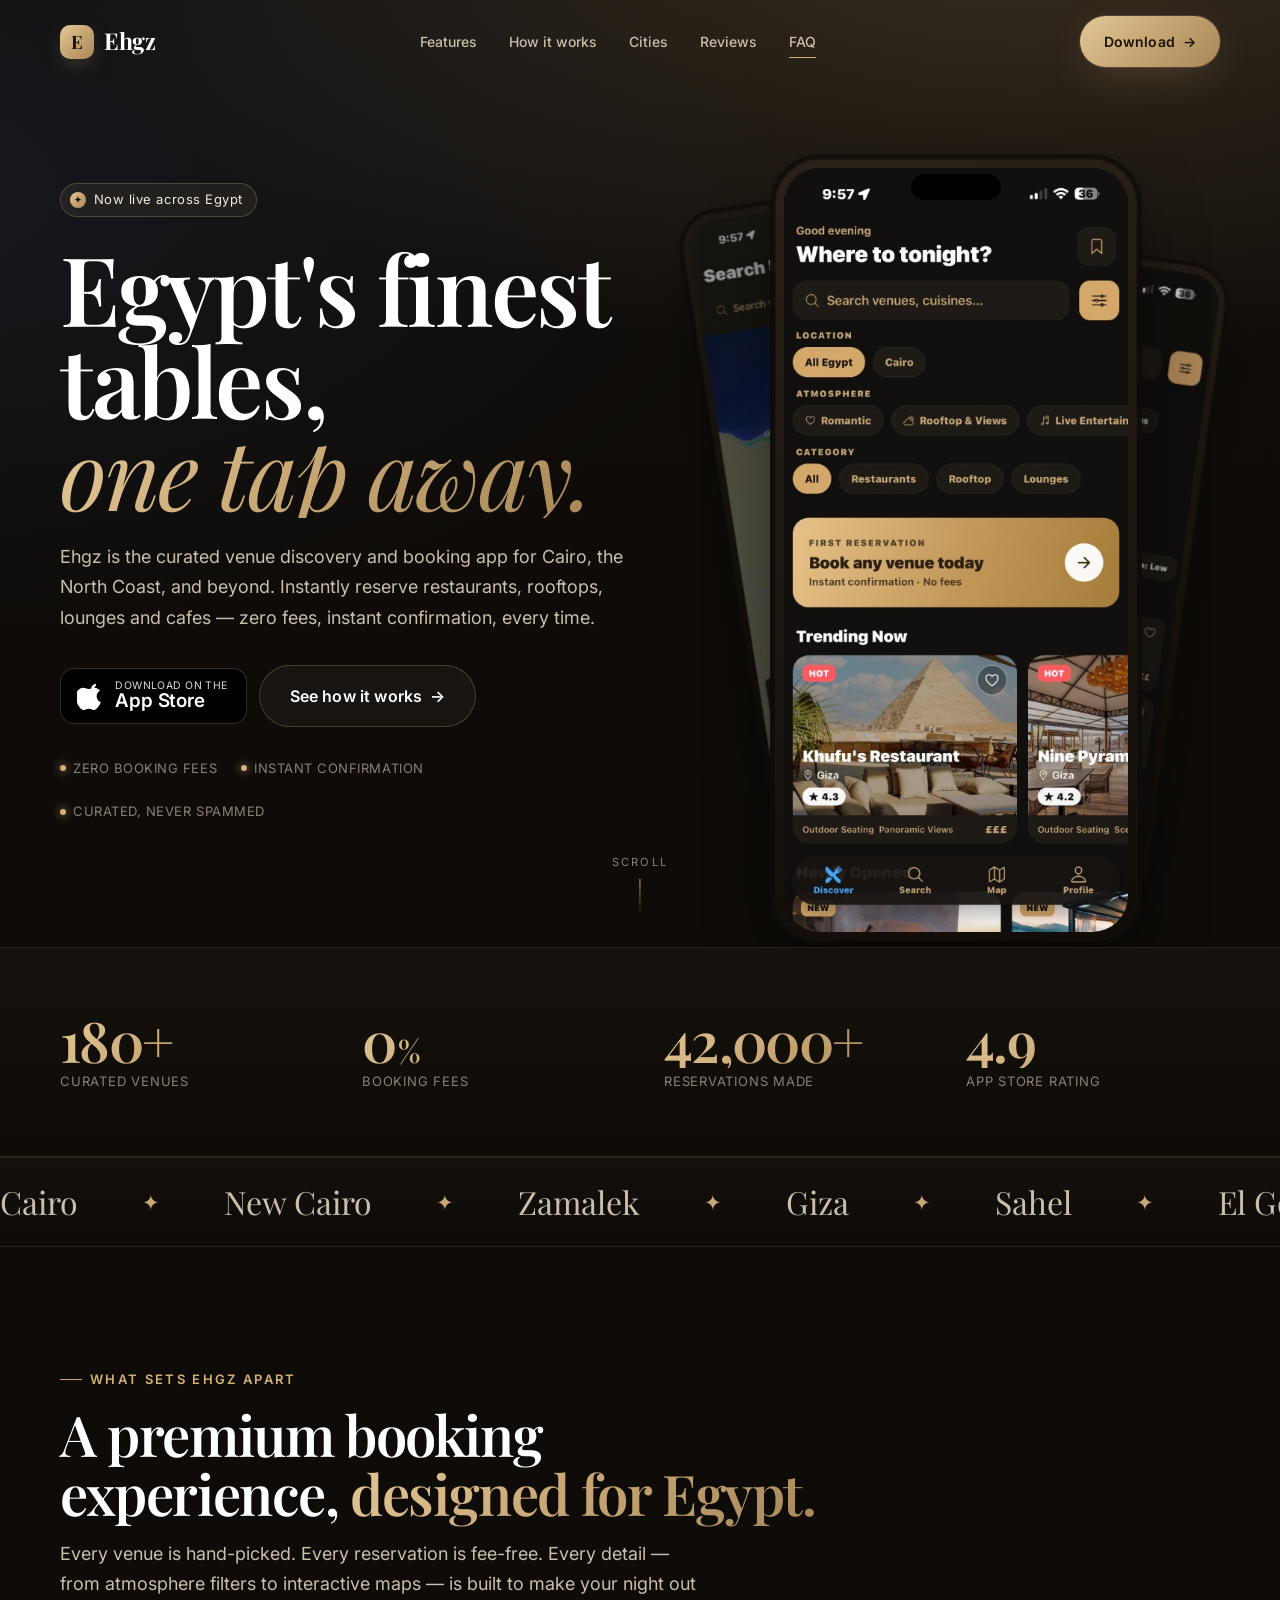
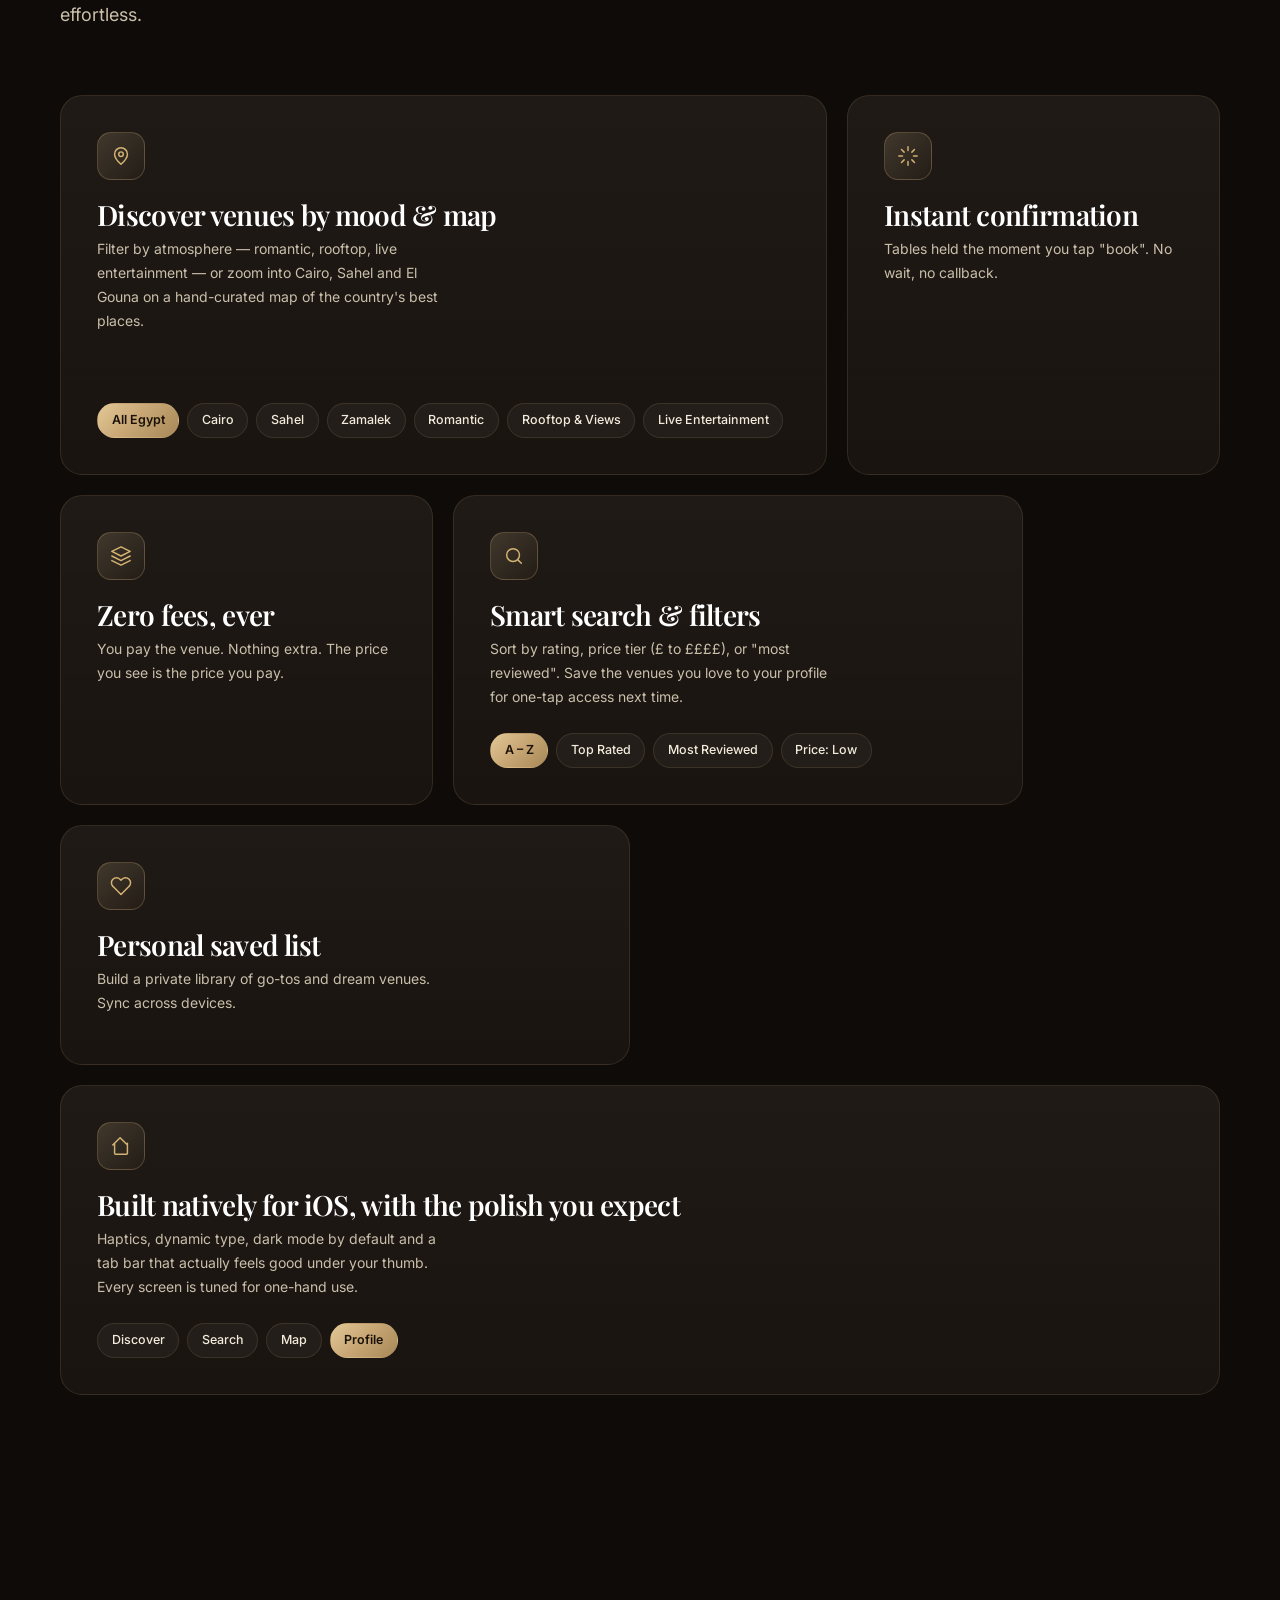
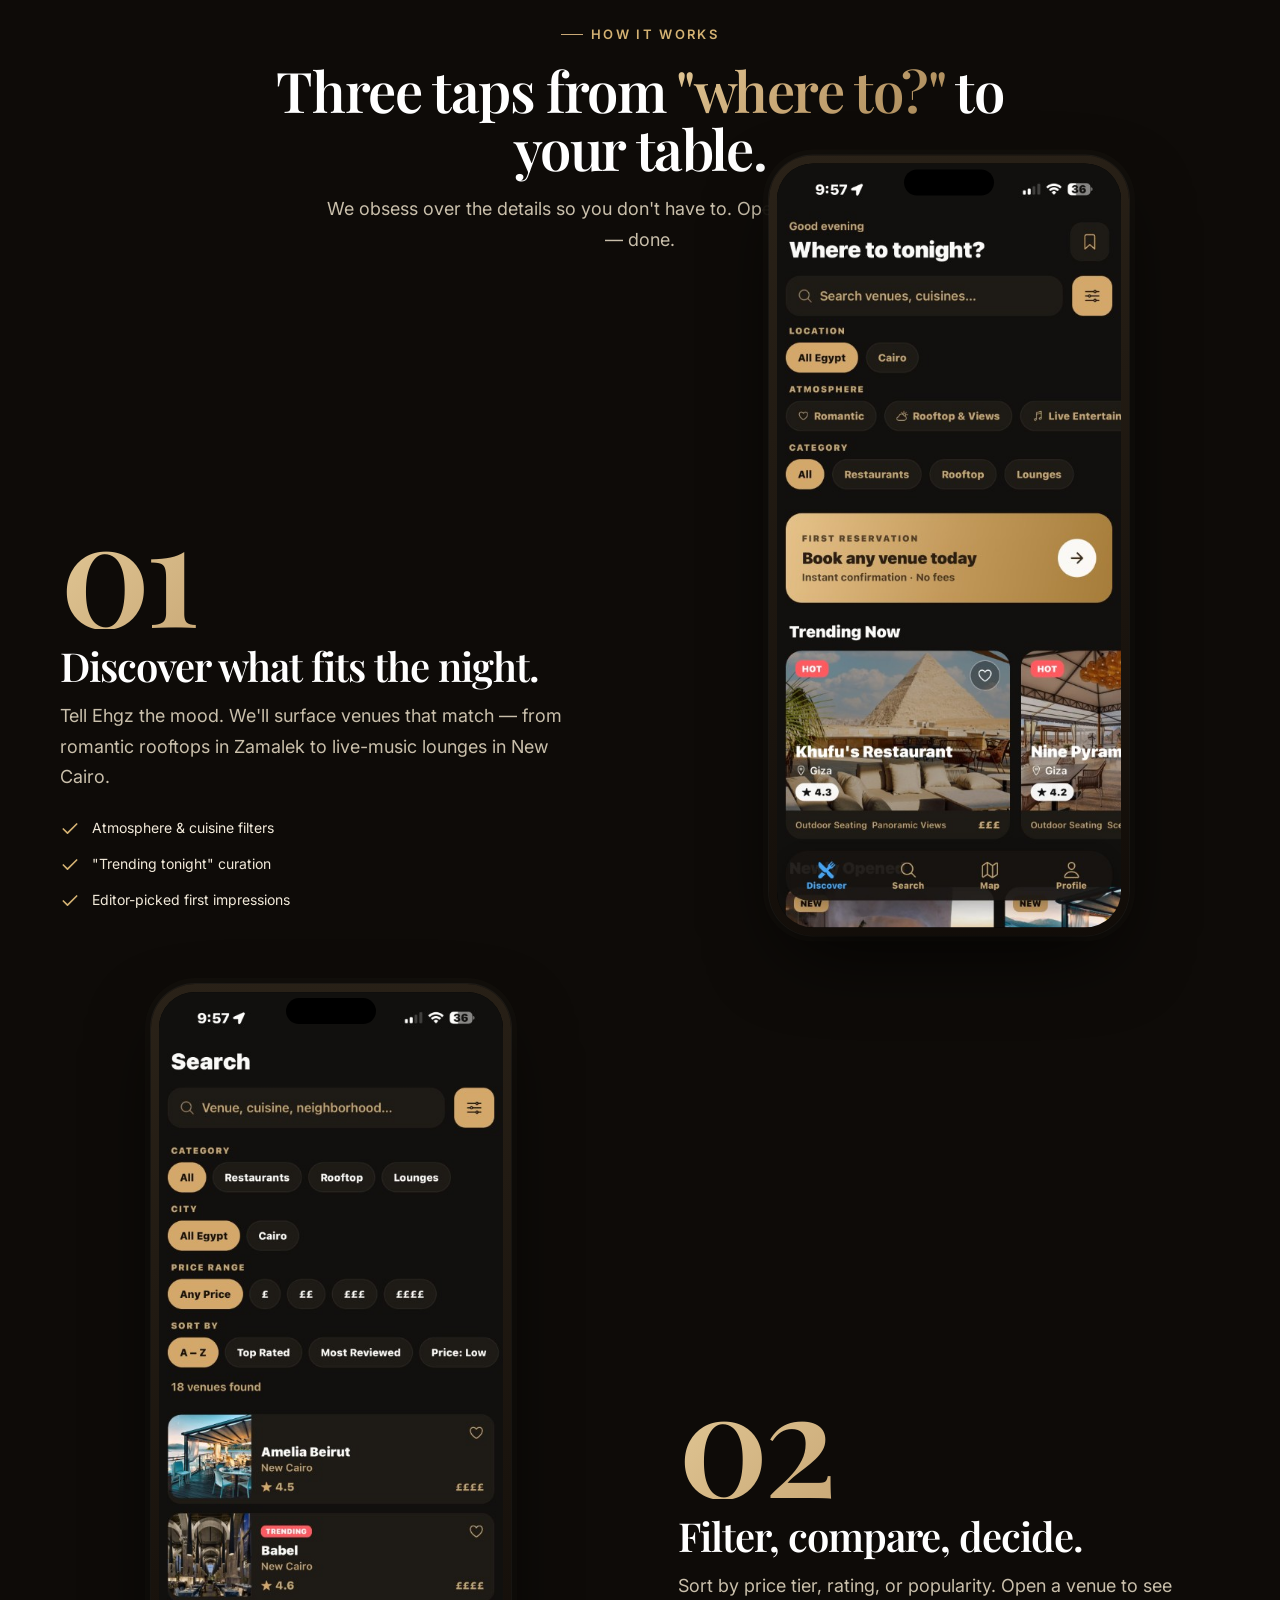
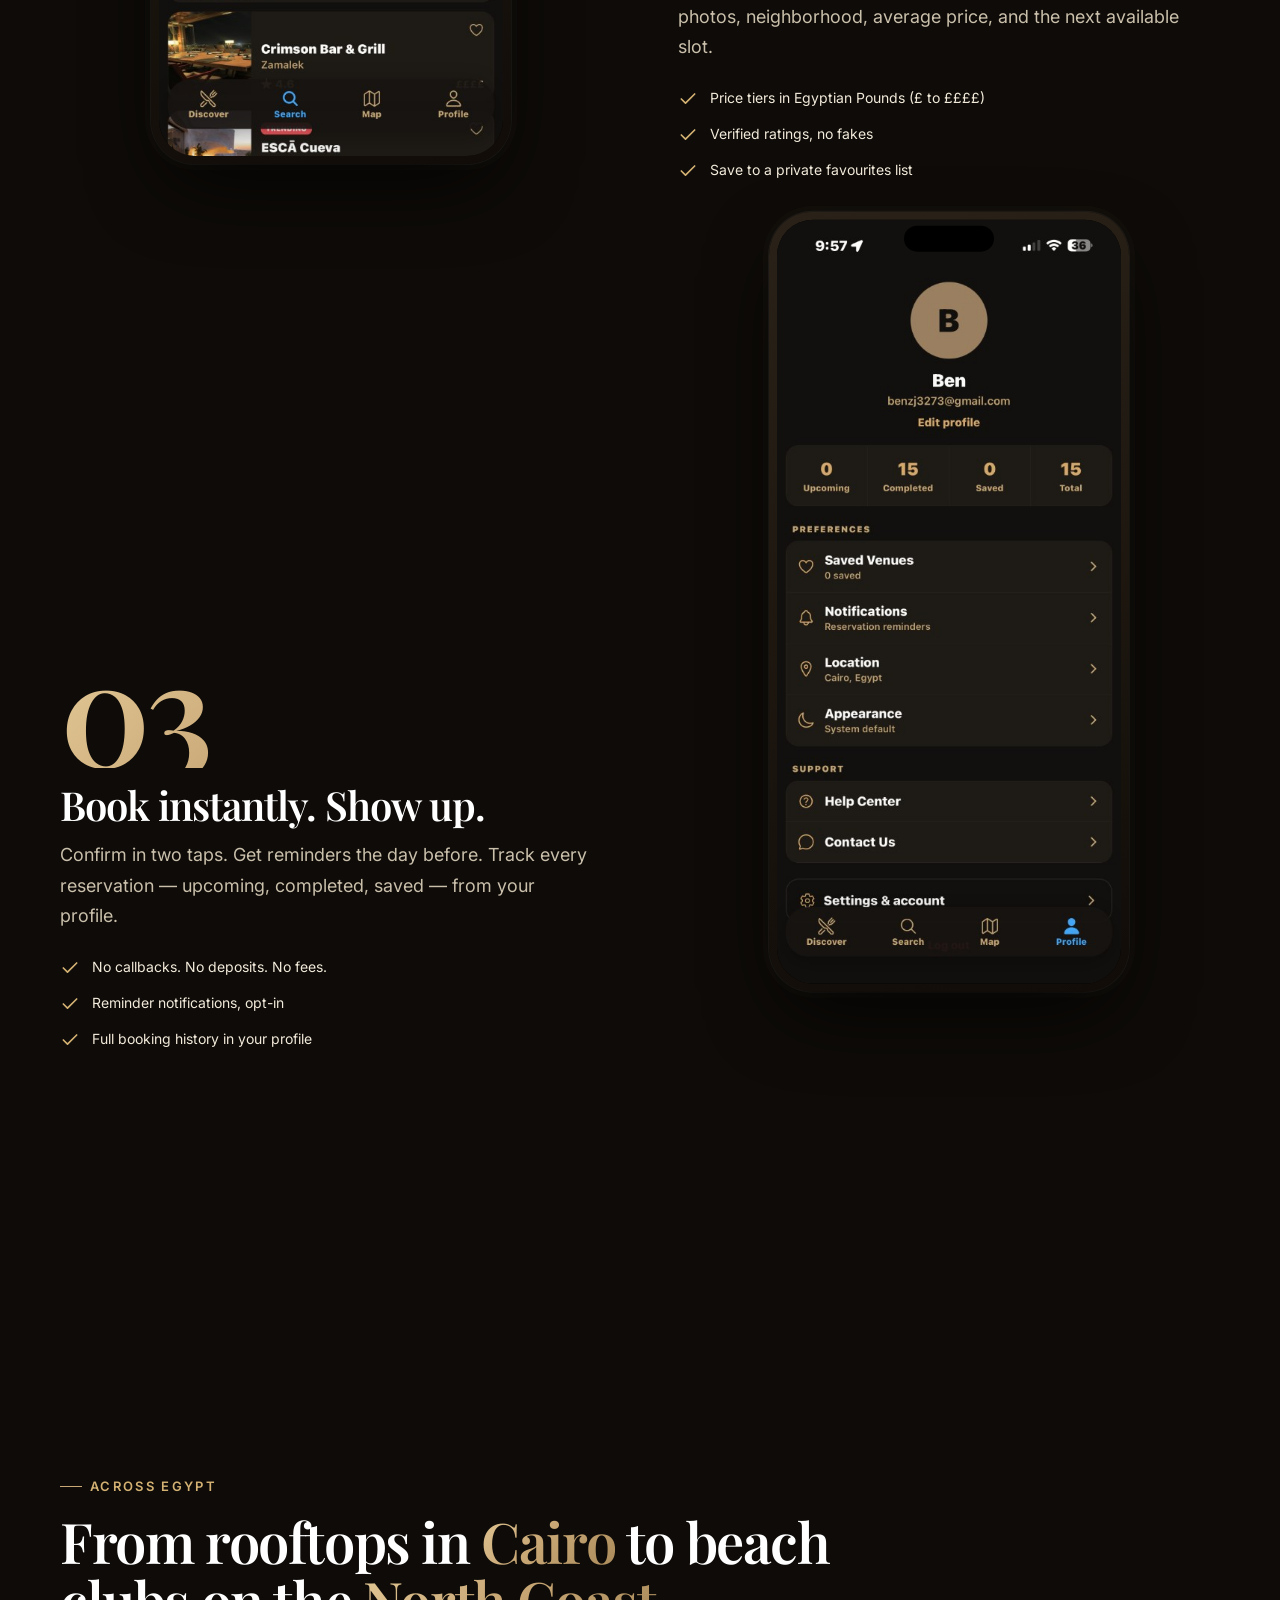
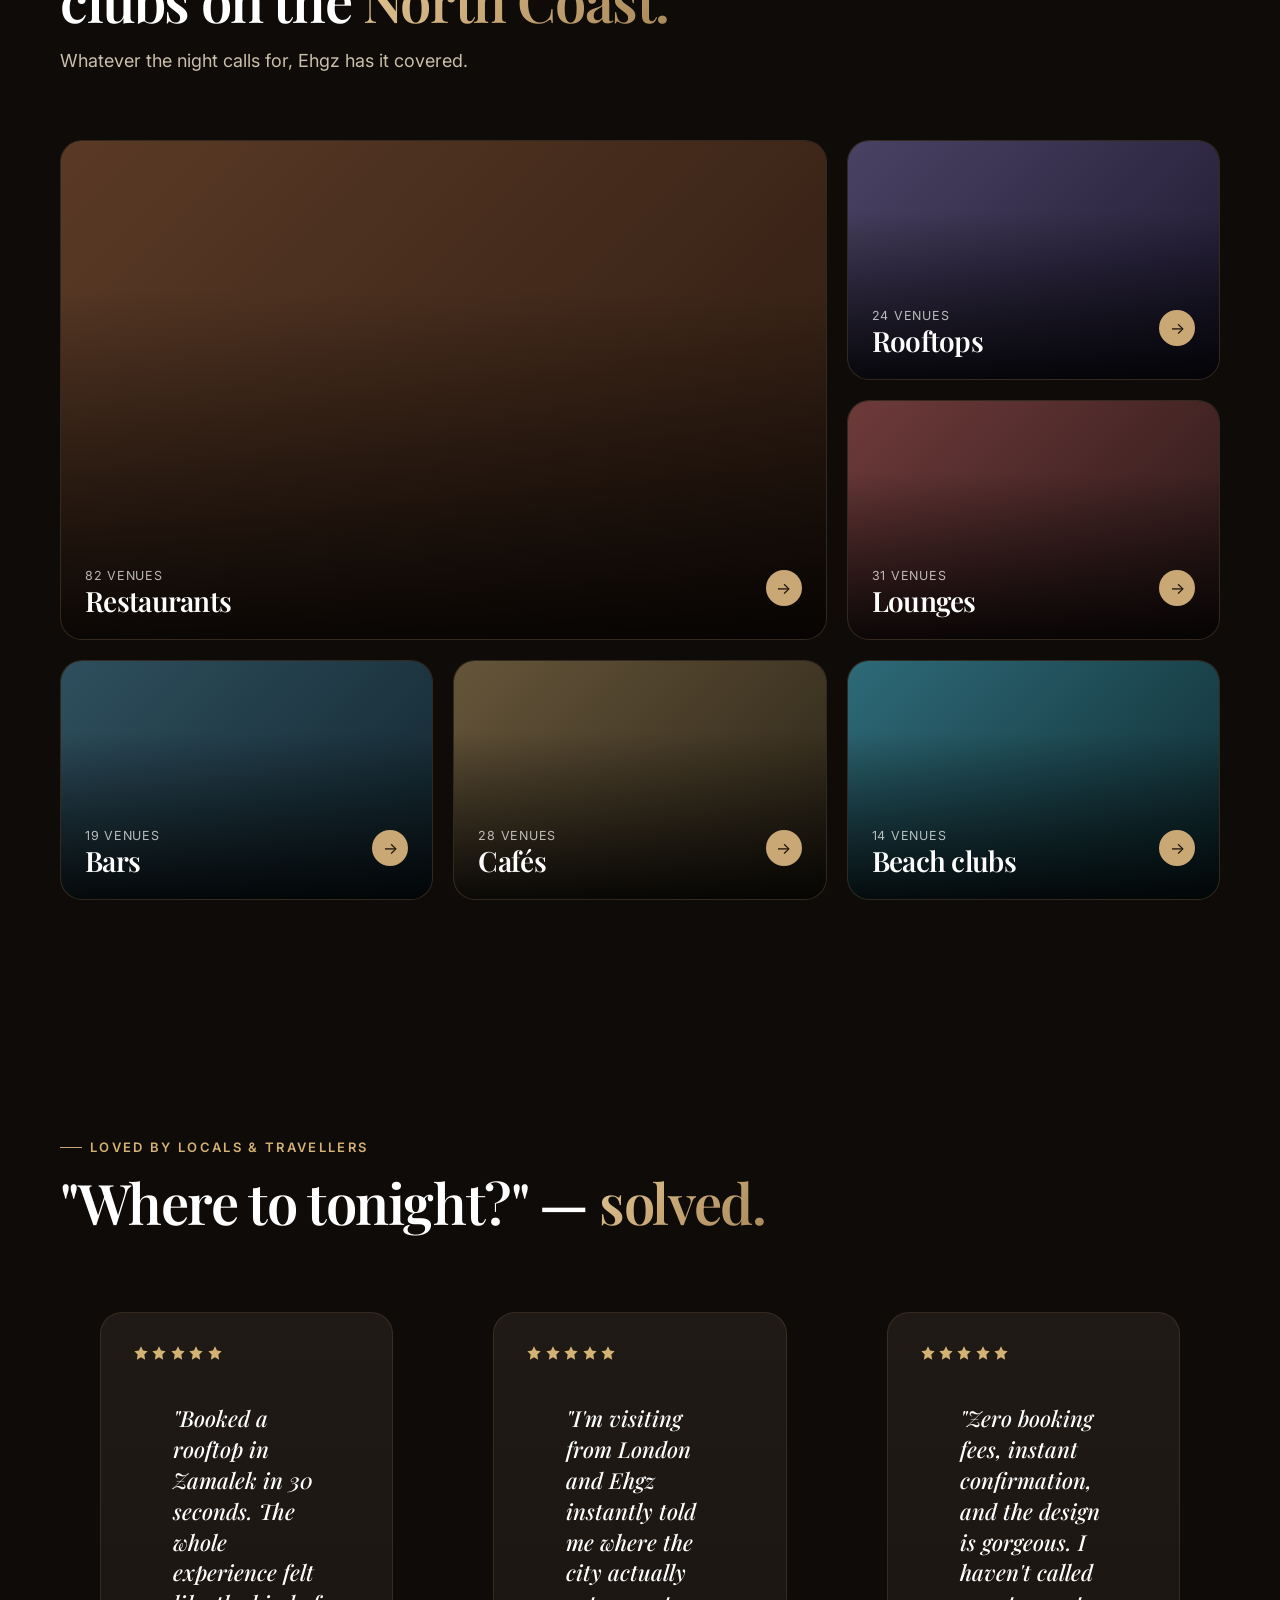
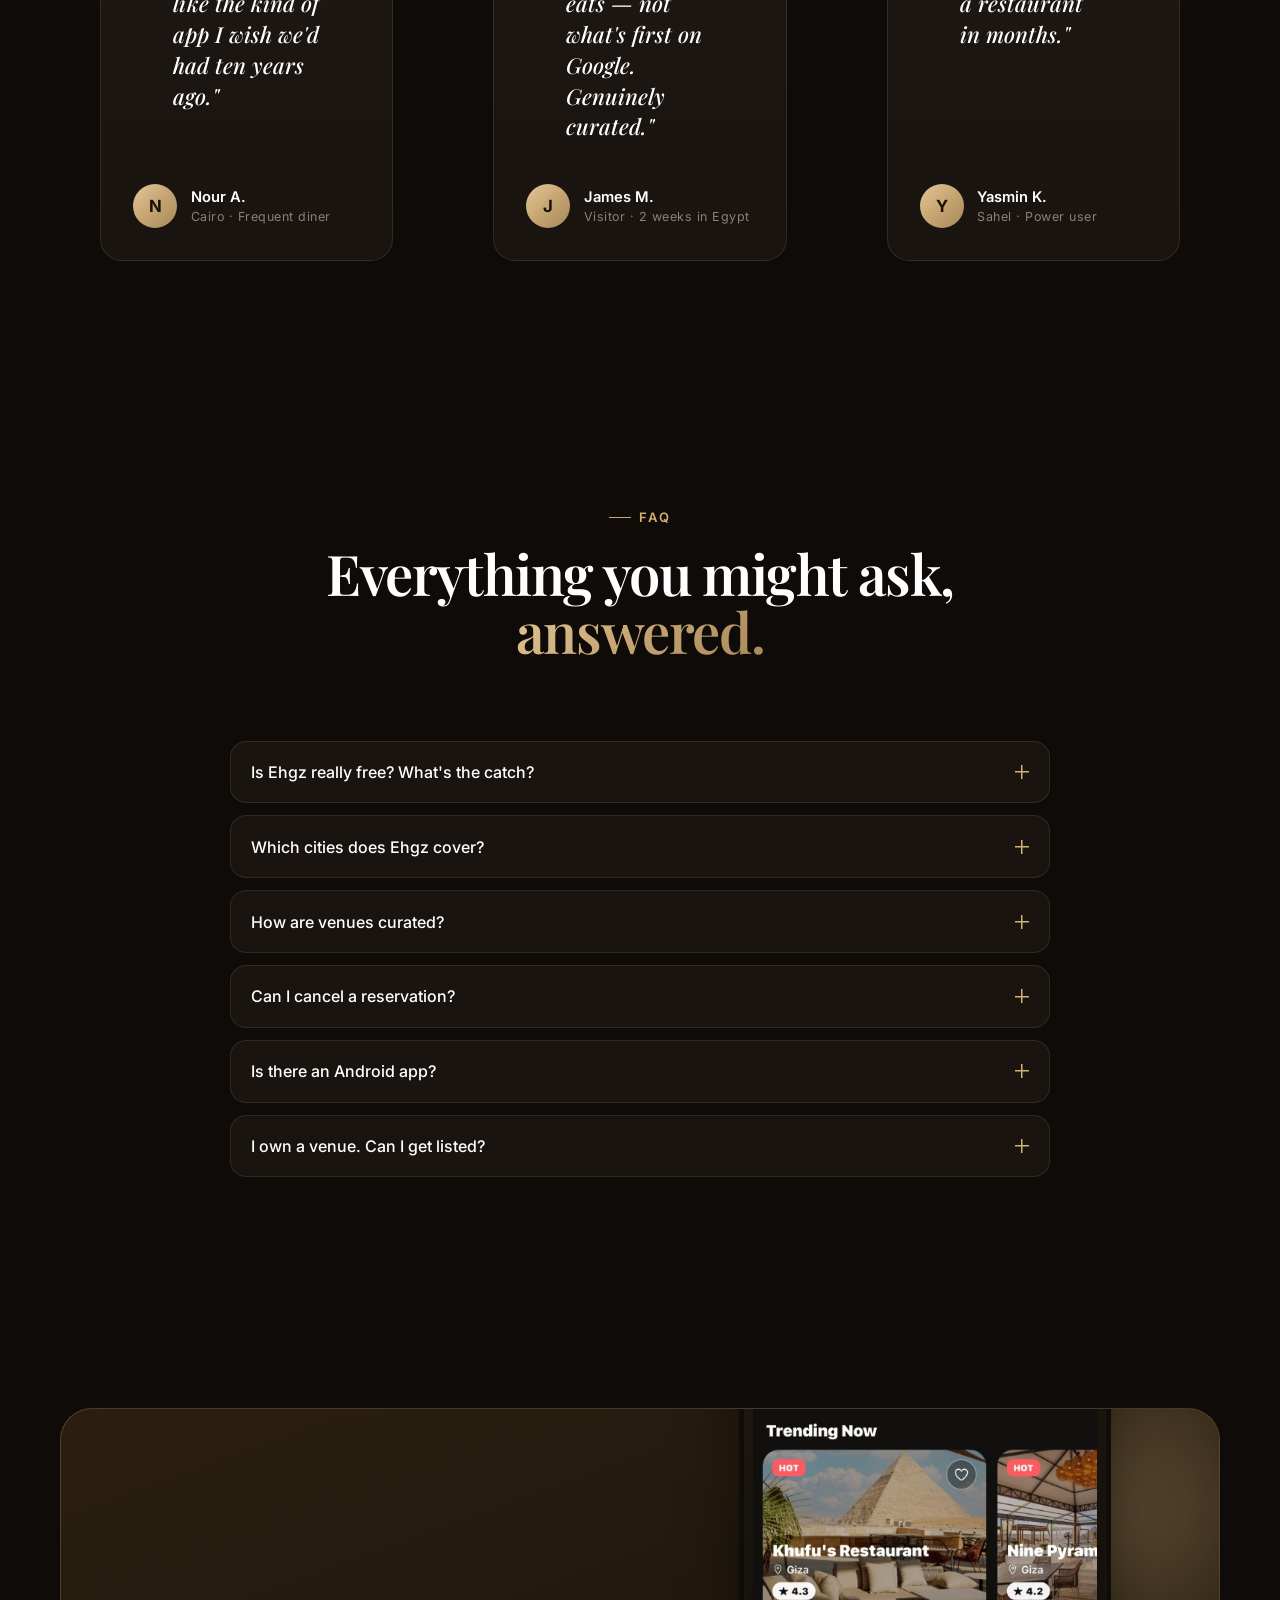
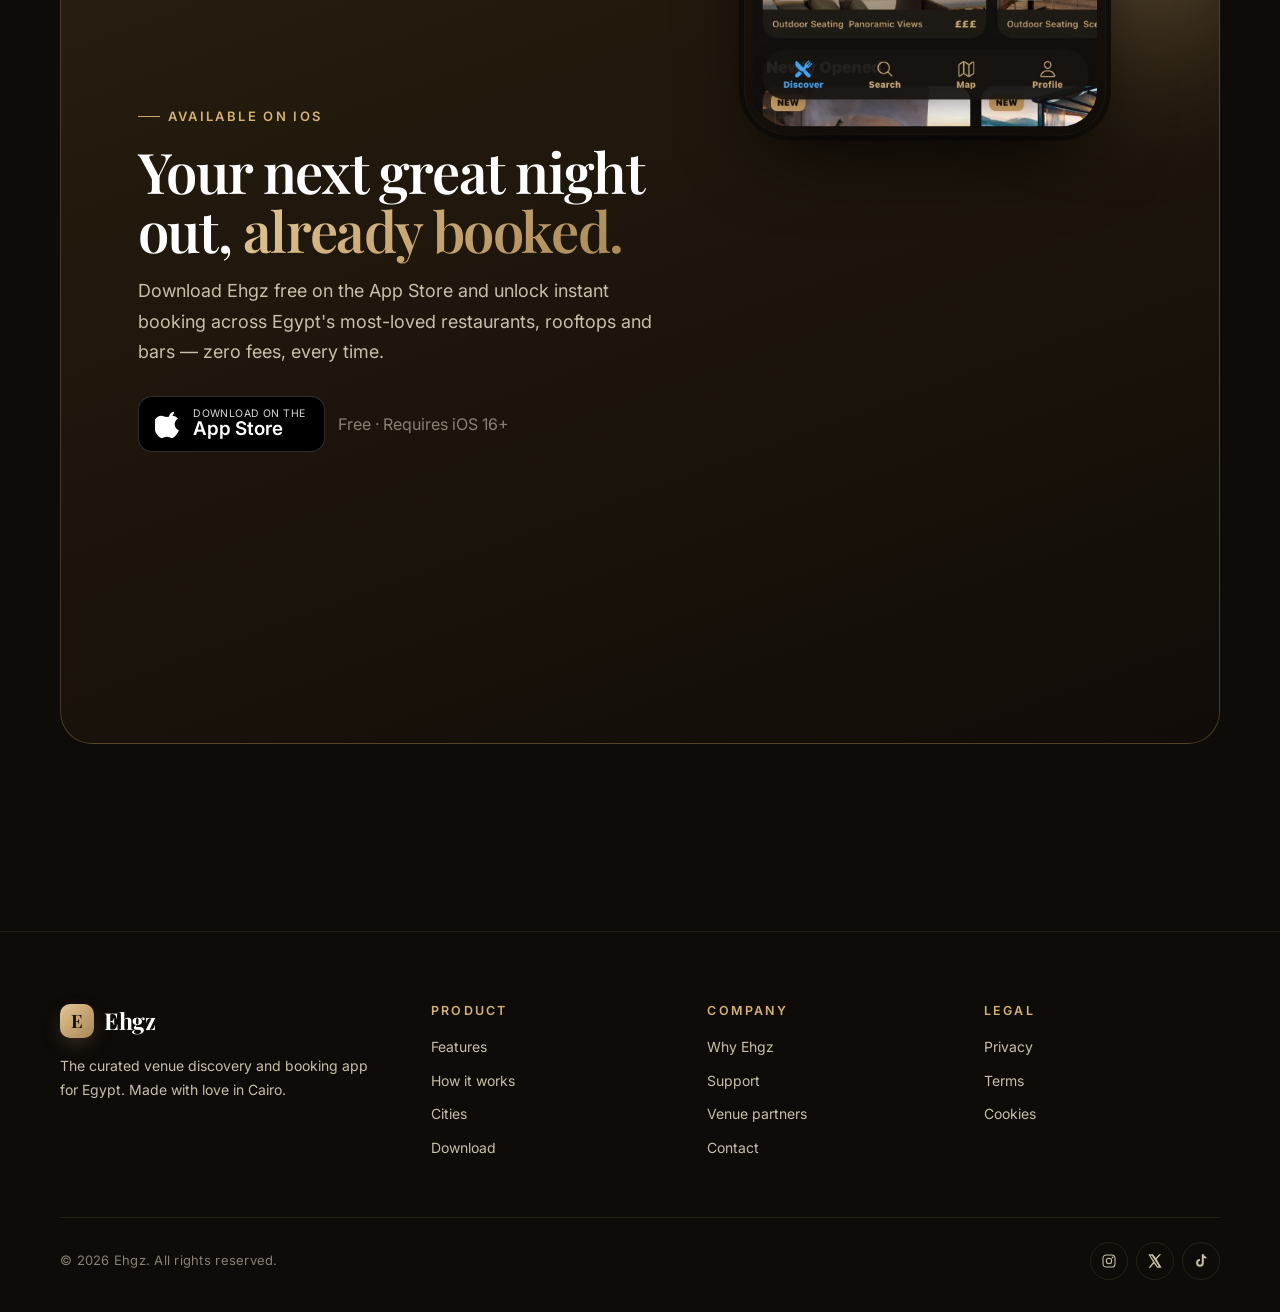
<file: index.html>
<!DOCTYPE html>
<html lang="en">
<head>
  <meta charset="UTF-8" />
  <meta name="viewport" content="width=device-width, initial-scale=1.0, viewport-fit=cover" />
  <meta name="theme-color" content="#0E0B08" />
  <meta name="color-scheme" content="dark" />

  <!-- Primary meta -->
  <title>Ehgz — Discover &amp; Book Egypt's Finest Venues, Zero Fees</title>
  <meta name="description" content="Ehgz is a curated venue discovery and booking platform for Egypt. Instantly book the best restaurants, rooftops, lounges, bars and cafes in Cairo and beyond — zero fees, instant confirmation." />
  <meta name="keywords" content="Ehgz, Egypt venues, restaurant booking Cairo, rooftop reservations, lounges Egypt, bars Cairo, cafes Egypt, dining app Egypt, iOS booking app" />
  <meta name="author" content="Ehgz" />
  <meta name="robots" content="index, follow, max-image-preview:large" />
  <link rel="canonical" href="https://ehgz.app/" />

  <!-- Open Graph -->
  <meta property="og:type" content="website" />
  <meta property="og:site_name" content="Ehgz" />
  <meta property="og:title" content="Ehgz — Discover &amp; Book Egypt's Finest Venues" />
  <meta property="og:description" content="Curated venues, instant booking, zero fees. The premium way to dine and unwind across Egypt." />
  <meta property="og:url" content="https://ehgz.app/" />
  <meta property="og:locale" content="en_US" />
  <meta property="og:locale:alternate" content="ar_EG" />
  <meta property="og:image" content="https://ehgz.app/assets/images/og-cover.jpg" />
  <meta property="og:image:width" content="1200" />
  <meta property="og:image:height" content="630" />
  <meta property="og:image:alt" content="Ehgz iOS app screens showcasing curated Egyptian venues, search filters and a Cairo map view" />

  <!-- Twitter -->
  <meta name="twitter:card" content="summary_large_image" />
  <meta name="twitter:title" content="Ehgz — Discover &amp; Book Egypt's Finest Venues" />
  <meta name="twitter:description" content="Instantly book restaurants, rooftops and bars across Egypt. Zero fees, instant confirmation." />
  <meta name="twitter:image" content="https://ehgz.app/assets/images/og-cover.jpg" />
  <meta name="twitter:image:alt" content="Ehgz iOS app screens with the gold-on-dark interface" />

  <!-- Apple / PWA hints -->
  <meta name="apple-mobile-web-app-capable" content="yes" />
  <meta name="apple-mobile-web-app-status-bar-style" content="black-translucent" />
  <meta name="apple-mobile-web-app-title" content="Ehgz" />
  <link rel="apple-touch-icon" href="assets/icons/apple-touch-icon.png" />
  <link rel="icon" type="image/svg+xml" href="assets/icons/favicon.svg" />

  <!-- Performance: preconnect & preload -->
  <link rel="preconnect" href="https://fonts.googleapis.com" />
  <link rel="preconnect" href="https://fonts.gstatic.com" crossorigin />
  <link
    href="https://fonts.googleapis.com/css2?family=Inter:wght@400;500;600;700&family=Playfair+Display:ital,wght@0,500;0,600;0,700;1,500&display=swap"
    rel="stylesheet" />

  <link rel="preload" as="image" href="assets/images/screen-discover.png" fetchpriority="high" />

  <!-- Stylesheets -->
  <link rel="stylesheet" href="assets/css/tokens.css" />
  <link rel="stylesheet" href="assets/css/base.css" />
  <link rel="stylesheet" href="assets/css/components.css" />
  <link rel="stylesheet" href="assets/css/animations.css" />

  <!-- Structured data -->
  <script type="application/ld+json">
  {
    "@context": "https://schema.org",
    "@graph": [
      {
        "@type": "Organization",
        "@id": "https://ehgz.app/#org",
        "name": "Ehgz",
        "url": "https://ehgz.app/",
        "logo": "https://ehgz.app/assets/icons/logo.png",
        "sameAs": [
          "https://instagram.com/ehgz.app",
          "https://twitter.com/ehgzapp"
        ]
      },
      {
        "@type": "MobileApplication",
        "name": "Ehgz",
        "operatingSystem": "iOS",
        "applicationCategory": "TravelApplication",
        "offers": { "@type": "Offer", "price": "0", "priceCurrency": "USD" },
        "aggregateRating": {
          "@type": "AggregateRating",
          "ratingValue": "4.9",
          "ratingCount": "1240"
        },
        "description": "Discover and book restaurants, rooftops, lounges and bars across Egypt with zero fees and instant confirmation."
      },
      {
        "@type": "WebSite",
        "url": "https://ehgz.app/",
        "name": "Ehgz",
        "potentialAction": {
          "@type": "SearchAction",
          "target": "https://ehgz.app/search?q={search_term_string}",
          "query-input": "required name=search_term_string"
        }
      }
    ]
  }
  </script>
</head>

<body>

  <a class="skip-link" href="#main">Skip to content</a>
  <div class="scroll-progress" aria-hidden="true"></div>

  <!-- =========================================
       NAV
       ========================================= -->
  <header class="site-nav" role="banner">
    <div class="container site-nav__inner">
      <a class="brand" href="/" aria-label="Ehgz home">
        <span class="brand__mark" aria-hidden="true">E</span>
        <span>Ehgz</span>
      </a>

      <nav class="site-nav__links" aria-label="Primary">
        <a href="#features">Features</a>
        <a href="#how">How it works</a>
        <a href="#cities">Cities</a>
        <a href="#testimonials">Reviews</a>
        <a href="#faq">FAQ</a>
      </nav>

      <a class="btn btn--primary site-nav__cta" href="#download" aria-label="Download Ehgz on the App Store">
        Download
        <span class="btn__arrow" aria-hidden="true">→</span>
      </a>

      <button class="site-nav__toggle" aria-label="Open menu" aria-controls="mobile-menu" aria-expanded="false">
        <span></span>
      </button>
    </div>
  </header>

  <div class="mobile-menu" id="mobile-menu" aria-label="Mobile menu">
    <nav aria-label="Mobile primary">
      <a href="#features">Features <span aria-hidden="true">→</span></a>
      <a href="#how">How it works <span aria-hidden="true">→</span></a>
      <a href="#cities">Cities <span aria-hidden="true">→</span></a>
      <a href="#testimonials">Reviews <span aria-hidden="true">→</span></a>
      <a href="#faq">FAQ <span aria-hidden="true">→</span></a>
    </nav>
    <a class="btn btn--primary btn--lg mobile-menu__cta" href="#download">
      Download for iOS
      <span class="btn__arrow" aria-hidden="true">→</span>
    </a>
  </div>

  <main id="main">

    <!-- =========================================
         HERO
         ========================================= -->
    <section class="hero" aria-labelledby="hero-title">
      <div class="container hero__grid">
        <div class="hero__content">
          <span class="hero__pill">
            <span class="hero__pill-dot" aria-hidden="true">✦</span>
            Now live across Egypt
          </span>

          <h1 class="hero__title" id="hero-title">
            Egypt's finest tables, <em class="text-gradient">one tap away.</em>
          </h1>

          <p class="hero__lede">
            Ehgz is the curated venue discovery and booking app for Cairo, the North Coast,
            and beyond. Instantly reserve restaurants, rooftops, lounges and cafes —
            zero fees, instant confirmation, every time.
          </p>

          <div class="hero__cta-row">
            <a class="app-badge" href="#download" aria-label="Download on the App Store">
              <svg class="app-badge__icon" viewBox="0 0 24 24" fill="currentColor" aria-hidden="true">
                <path d="M16.365 1.43c0 1.14-.42 2.27-1.18 3.07-.79.86-2.06 1.5-3.05 1.43-.13-1.06.43-2.18 1.16-2.97.82-.91 2.21-1.55 3.07-1.53zM20.5 17.39c-.59 1.31-.88 1.9-1.64 3.05-1.06 1.61-2.55 3.62-4.4 3.64-1.65.02-2.07-1.07-4.31-1.06-2.24.01-2.7 1.08-4.34 1.06-1.85-.02-3.27-1.83-4.33-3.45-2.95-4.49-3.26-9.76-1.44-12.56 1.3-1.99 3.34-3.16 5.26-3.16 1.96 0 3.19 1.07 4.81 1.07 1.57 0 2.53-1.07 4.79-1.07 1.71 0 3.52.93 4.81 2.54-4.23 2.32-3.55 8.36.79 9.94z"/>
              </svg>
              <span class="app-badge__text">
                <span class="app-badge__small">Download on the</span>
                <span class="app-badge__big">App Store</span>
              </span>
            </a>
            <a class="btn btn--ghost btn--lg" href="#how">
              See how it works
              <span class="btn__arrow" aria-hidden="true">→</span>
            </a>
          </div>

          <div class="hero__meta">
            <span><span class="hero__meta-dot" aria-hidden="true"></span> Zero booking fees</span>
            <span><span class="hero__meta-dot" aria-hidden="true"></span> Instant confirmation</span>
            <span><span class="hero__meta-dot" aria-hidden="true"></span> Curated, never spammed</span>
          </div>
        </div>

        <div class="hero__visual" aria-hidden="false">
          <div class="hero__glow" aria-hidden="true"></div>
          <div class="phone-stack">

            <div class="phone-stack__item phone-stack__item--back">
              <div class="phone phone--lg">
                <div class="phone__notch" aria-hidden="true"></div>
                <div class="phone__screen">
                  <img src="assets/images/screen-map.png"
                       alt="Ehgz map view showing curated restaurants, cafes and bars across Cairo and the Nile delta"
                       loading="lazy" decoding="async" width="280" height="608" />
                </div>
              </div>
            </div>

            <div class="phone-stack__item phone-stack__item--side">
              <div class="phone phone--lg">
                <div class="phone__notch" aria-hidden="true"></div>
                <div class="phone__screen">
                  <img src="assets/images/screen-search.png"
                       alt="Ehgz search results showing trending restaurants in Cairo with star ratings and price ranges"
                       loading="lazy" decoding="async" width="280" height="608" />
                </div>
              </div>
            </div>

            <div class="phone-stack__item phone-stack__item--front">
              <div class="phone phone--lg">
                <div class="phone__notch" aria-hidden="true"></div>
                <div class="phone__screen">
                  <img src="assets/images/screen-discover.png"
                       alt="Ehgz discover home with the headline Where to tonight, atmosphere filters and trending venues like Khufu's Restaurant in Giza"
                       fetchpriority="high" decoding="async" width="280" height="608" />
                </div>
              </div>
            </div>

          </div>
        </div>
      </div>

      <span class="scroll-indicator" aria-hidden="true">
        Scroll
        <span class="scroll-indicator__line"></span>
      </span>
    </section>

    <!-- =========================================
         STATS
         ========================================= -->
    <section class="stats" aria-label="Ehgz at a glance">
      <div class="container">
        <ul class="stats__grid" data-stagger>
          <li class="stat">
            <span class="stat__value"><span class="counter" data-counter="180" data-counter-suffix="+">0+</span></span>
            <span class="stat__label">Curated venues</span>
          </li>
          <li class="stat">
            <span class="stat__value"><span class="counter" data-counter="0">0</span><sup>%</sup></span>
            <span class="stat__label">Booking fees</span>
          </li>
          <li class="stat">
            <span class="stat__value"><span class="counter" data-counter="42000" data-counter-suffix="+">0+</span></span>
            <span class="stat__label">Reservations made</span>
          </li>
          <li class="stat">
            <span class="stat__value"><span class="counter" data-counter="4" data-counter-suffix=".9">0</span></span>
            <span class="stat__label">App Store rating</span>
          </li>
        </ul>
      </div>
    </section>

    <!-- =========================================
         CITIES MARQUEE
         ========================================= -->
    <div class="marquee" role="presentation" aria-hidden="true">
      <div class="marquee__track">
        <span class="marquee__item">Cairo</span>
        <span class="marquee__item">New Cairo</span>
        <span class="marquee__item">Zamalek</span>
        <span class="marquee__item">Giza</span>
        <span class="marquee__item">Sahel</span>
        <span class="marquee__item">El Gouna</span>
        <span class="marquee__item">Alexandria</span>
        <span class="marquee__item">Sheikh Zayed</span>
        <!-- duplicate for seamless loop -->
        <span class="marquee__item">Cairo</span>
        <span class="marquee__item">New Cairo</span>
        <span class="marquee__item">Zamalek</span>
        <span class="marquee__item">Giza</span>
        <span class="marquee__item">Sahel</span>
        <span class="marquee__item">El Gouna</span>
        <span class="marquee__item">Alexandria</span>
        <span class="marquee__item">Sheikh Zayed</span>
      </div>
    </div>

    <!-- =========================================
         FEATURES
         ========================================= -->
    <section class="section" id="features" aria-labelledby="features-title">
      <div class="container">
        <header class="section__head" data-reveal>
          <span class="section__eyebrow">What sets Ehgz apart</span>
          <h2 class="section__title" id="features-title">
            A premium booking experience, <span class="text-gradient">designed for Egypt.</span>
          </h2>
          <p class="section__lede">
            Every venue is hand-picked. Every reservation is fee-free. Every detail —
            from atmosphere filters to interactive maps — is built to make your night out effortless.
          </p>
        </header>

        <div class="features__grid">

          <article class="feature feature--xl" data-reveal>
            <div>
              <div class="feature__icon" aria-hidden="true">
                <svg viewBox="0 0 24 24" fill="none" stroke="currentColor" stroke-width="1.6" stroke-linecap="round" stroke-linejoin="round">
                  <path d="M12 21s-7-6.16-7-11a7 7 0 0 1 14 0c0 4.84-7 11-7 11Z"/>
                  <circle cx="12" cy="10" r="2.5"/>
                </svg>
              </div>
              <h3>Discover venues by mood &amp; map</h3>
              <p>
                Filter by atmosphere — romantic, rooftop, live entertainment — or zoom into Cairo,
                Sahel and El Gouna on a hand-curated map of the country's best places.
              </p>
            </div>

            <div class="feature__mock" aria-hidden="true">
              <span class="feature__pill feature__pill--active">All Egypt</span>
              <span class="feature__pill">Cairo</span>
              <span class="feature__pill">Sahel</span>
              <span class="feature__pill">Zamalek</span>
              <span class="feature__pill">Romantic</span>
              <span class="feature__pill">Rooftop &amp; Views</span>
              <span class="feature__pill">Live Entertainment</span>
            </div>
          </article>

          <article class="feature feature--md" data-reveal data-reveal-delay="1">
            <div>
              <div class="feature__icon" aria-hidden="true">
                <svg viewBox="0 0 24 24" fill="none" stroke="currentColor" stroke-width="1.6" stroke-linecap="round" stroke-linejoin="round">
                  <path d="M12 2v4M12 18v4M4.93 4.93l2.83 2.83M16.24 16.24l2.83 2.83M2 12h4M18 12h4M4.93 19.07l2.83-2.83M16.24 7.76l2.83-2.83"/>
                </svg>
              </div>
              <h3>Instant confirmation</h3>
              <p>Tables held the moment you tap "book". No wait, no callback.</p>
            </div>
          </article>

          <article class="feature feature--md" data-reveal data-reveal-delay="2">
            <div>
              <div class="feature__icon" aria-hidden="true">
                <svg viewBox="0 0 24 24" fill="none" stroke="currentColor" stroke-width="1.6" stroke-linecap="round" stroke-linejoin="round">
                  <path d="M12 2L2 7l10 5 10-5-10-5z"/>
                  <path d="M2 17l10 5 10-5M2 12l10 5 10-5"/>
                </svg>
              </div>
              <h3>Zero fees, ever</h3>
              <p>You pay the venue. Nothing extra. The price you see is the price you pay.</p>
            </div>
          </article>

          <article class="feature feature--lg" data-reveal data-reveal-delay="1">
            <div>
              <div class="feature__icon" aria-hidden="true">
                <svg viewBox="0 0 24 24" fill="none" stroke="currentColor" stroke-width="1.6" stroke-linecap="round" stroke-linejoin="round">
                  <circle cx="11" cy="11" r="7"/>
                  <path d="m20 20-3.5-3.5"/>
                </svg>
              </div>
              <h3>Smart search &amp; filters</h3>
              <p>
                Sort by rating, price tier (£ to ££££), or "most reviewed". Save the venues you
                love to your profile for one-tap access next time.
              </p>
            </div>
            <div class="feature__mock" aria-hidden="true">
              <span class="feature__pill feature__pill--active">A – Z</span>
              <span class="feature__pill">Top Rated</span>
              <span class="feature__pill">Most Reviewed</span>
              <span class="feature__pill">Price: Low</span>
            </div>
          </article>

          <article class="feature feature--sm" data-reveal data-reveal-delay="2">
            <div>
              <div class="feature__icon" aria-hidden="true">
                <svg viewBox="0 0 24 24" fill="none" stroke="currentColor" stroke-width="1.6" stroke-linecap="round" stroke-linejoin="round">
                  <path d="M20.84 4.61a5.5 5.5 0 0 0-7.78 0L12 5.67l-1.06-1.06a5.5 5.5 0 0 0-7.78 7.78l1.06 1.06L12 21.23l7.78-7.78 1.06-1.06a5.5 5.5 0 0 0 0-7.78z"/>
                </svg>
              </div>
              <h3>Personal saved list</h3>
              <p>Build a private library of go-tos and dream venues. Sync across devices.</p>
            </div>
          </article>

          <article class="feature feature--full" data-reveal>
            <div>
              <div class="feature__icon" aria-hidden="true">
                <svg viewBox="0 0 24 24" fill="none" stroke="currentColor" stroke-width="1.6" stroke-linecap="round" stroke-linejoin="round">
                  <path d="M3 11l8-8 8 8M5 9v11a1 1 0 0 0 1 1h12a1 1 0 0 0 1-1V9"/>
                </svg>
              </div>
              <h3>Built natively for iOS, with the polish you expect</h3>
              <p>
                Haptics, dynamic type, dark mode by default and a tab bar that actually feels good
                under your thumb. Every screen is tuned for one-hand use.
              </p>
            </div>
            <div class="feature__mock" aria-hidden="true">
              <span class="feature__pill">Discover</span>
              <span class="feature__pill">Search</span>
              <span class="feature__pill">Map</span>
              <span class="feature__pill feature__pill--active">Profile</span>
            </div>
          </article>

        </div>
      </div>
    </section>

    <!-- =========================================
         HOW IT WORKS
         ========================================= -->
    <section class="section" id="how" aria-labelledby="how-title">
      <div class="container">
        <header class="section__head section__head--center" data-reveal>
          <span class="section__eyebrow">How it works</span>
          <h2 class="section__title section__title--center" id="how-title">
            Three taps from <span class="text-gradient">"where to?"</span> to your table.
          </h2>
          <p class="section__lede">
            We obsess over the details so you don't have to. Open Ehgz, browse, book — done.
          </p>
        </header>

        <div class="steps">

          <article class="step" data-reveal="left">
            <div class="step__copy">
              <span class="step__index" aria-hidden="true">01</span>
              <h3 class="step__title">Discover what fits the night.</h3>
              <p class="step__body">
                Tell Ehgz the mood. We'll surface venues that match — from romantic rooftops in
                Zamalek to live-music lounges in New Cairo.
              </p>
              <ul class="step__list">
                <li><svg viewBox="0 0 24 24" fill="none" stroke="currentColor" stroke-width="2" stroke-linecap="round" stroke-linejoin="round"><polyline points="20 6 9 17 4 12"/></svg> Atmosphere &amp; cuisine filters</li>
                <li><svg viewBox="0 0 24 24" fill="none" stroke="currentColor" stroke-width="2" stroke-linecap="round" stroke-linejoin="round"><polyline points="20 6 9 17 4 12"/></svg> "Trending tonight" curation</li>
                <li><svg viewBox="0 0 24 24" fill="none" stroke="currentColor" stroke-width="2" stroke-linecap="round" stroke-linejoin="round"><polyline points="20 6 9 17 4 12"/></svg> Editor-picked first impressions</li>
              </ul>
            </div>
            <div class="step__visual" data-parallax="0.05">
              <div class="phone phone--lg">
                <div class="phone__notch" aria-hidden="true"></div>
                <div class="phone__screen">
                  <img src="assets/images/screen-discover.png"
                       alt="Ehgz discover screen with mood-based filters and trending venues"
                       loading="lazy" decoding="async" width="280" height="608" />
                </div>
              </div>
            </div>
          </article>

          <article class="step" data-reveal="right">
            <div class="step__copy">
              <span class="step__index" aria-hidden="true">02</span>
              <h3 class="step__title">Filter, compare, decide.</h3>
              <p class="step__body">
                Sort by price tier, rating, or popularity. Open a venue to see photos,
                neighborhood, average price, and the next available slot.
              </p>
              <ul class="step__list">
                <li><svg viewBox="0 0 24 24" fill="none" stroke="currentColor" stroke-width="2" stroke-linecap="round" stroke-linejoin="round"><polyline points="20 6 9 17 4 12"/></svg> Price tiers in Egyptian Pounds (£ to ££££)</li>
                <li><svg viewBox="0 0 24 24" fill="none" stroke="currentColor" stroke-width="2" stroke-linecap="round" stroke-linejoin="round"><polyline points="20 6 9 17 4 12"/></svg> Verified ratings, no fakes</li>
                <li><svg viewBox="0 0 24 24" fill="none" stroke="currentColor" stroke-width="2" stroke-linecap="round" stroke-linejoin="round"><polyline points="20 6 9 17 4 12"/></svg> Save to a private favourites list</li>
              </ul>
            </div>
            <div class="step__visual" data-parallax="0.05">
              <div class="phone phone--lg">
                <div class="phone__notch" aria-hidden="true"></div>
                <div class="phone__screen">
                  <img src="assets/images/screen-search.png"
                       alt="Ehgz search and filter screen showing 18 venues found across Cairo"
                       loading="lazy" decoding="async" width="280" height="608" />
                </div>
              </div>
            </div>
          </article>

          <article class="step" data-reveal="left">
            <div class="step__copy">
              <span class="step__index" aria-hidden="true">03</span>
              <h3 class="step__title">Book instantly. Show up.</h3>
              <p class="step__body">
                Confirm in two taps. Get reminders the day before. Track every reservation —
                upcoming, completed, saved — from your profile.
              </p>
              <ul class="step__list">
                <li><svg viewBox="0 0 24 24" fill="none" stroke="currentColor" stroke-width="2" stroke-linecap="round" stroke-linejoin="round"><polyline points="20 6 9 17 4 12"/></svg> No callbacks. No deposits. No fees.</li>
                <li><svg viewBox="0 0 24 24" fill="none" stroke="currentColor" stroke-width="2" stroke-linecap="round" stroke-linejoin="round"><polyline points="20 6 9 17 4 12"/></svg> Reminder notifications, opt-in</li>
                <li><svg viewBox="0 0 24 24" fill="none" stroke="currentColor" stroke-width="2" stroke-linecap="round" stroke-linejoin="round"><polyline points="20 6 9 17 4 12"/></svg> Full booking history in your profile</li>
              </ul>
            </div>
            <div class="step__visual" data-parallax="0.05">
              <div class="phone phone--lg">
                <div class="phone__notch" aria-hidden="true"></div>
                <div class="phone__screen">
                  <img src="assets/images/screen-profile.png"
                       alt="Ehgz user profile showing upcoming, completed, saved and total reservation counts"
                       loading="lazy" decoding="async" width="280" height="608" />
                </div>
              </div>
            </div>
          </article>

        </div>
      </div>
    </section>

    <!-- =========================================
         CITIES / CATEGORIES
         ========================================= -->
    <section class="section" id="cities" aria-labelledby="cities-title">
      <div class="container">
        <header class="section__head" data-reveal>
          <span class="section__eyebrow">Across Egypt</span>
          <h2 class="section__title" id="cities-title">
            From rooftops in <span class="text-gradient">Cairo</span> to beach clubs on the <span class="text-gradient">North Coast.</span>
          </h2>
          <p class="section__lede">
            Whatever the night calls for, Ehgz has it covered.
          </p>
        </header>

        <div class="cats__grid" data-stagger>
          <a href="#download" class="cat cat--restaurants cat--lg" aria-label="Browse restaurants on Ehgz">
            <div class="cat__bg" aria-hidden="true"></div>
            <div class="cat__label">
              <div>
                <span class="cat__count">82 venues</span>
                <h3 class="cat__name">Restaurants</h3>
              </div>
              <span class="cat__arrow" aria-hidden="true">→</span>
            </div>
          </a>
          <a href="#download" class="cat cat--rooftops" aria-label="Browse rooftops on Ehgz">
            <div class="cat__bg" aria-hidden="true"></div>
            <div class="cat__label">
              <div>
                <span class="cat__count">24 venues</span>
                <h3 class="cat__name">Rooftops</h3>
              </div>
              <span class="cat__arrow" aria-hidden="true">→</span>
            </div>
          </a>
          <a href="#download" class="cat cat--lounges" aria-label="Browse lounges on Ehgz">
            <div class="cat__bg" aria-hidden="true"></div>
            <div class="cat__label">
              <div>
                <span class="cat__count">31 venues</span>
                <h3 class="cat__name">Lounges</h3>
              </div>
              <span class="cat__arrow" aria-hidden="true">→</span>
            </div>
          </a>
          <a href="#download" class="cat cat--bars" aria-label="Browse bars on Ehgz">
            <div class="cat__bg" aria-hidden="true"></div>
            <div class="cat__label">
              <div>
                <span class="cat__count">19 venues</span>
                <h3 class="cat__name">Bars</h3>
              </div>
              <span class="cat__arrow" aria-hidden="true">→</span>
            </div>
          </a>
          <a href="#download" class="cat cat--cafes" aria-label="Browse cafes on Ehgz">
            <div class="cat__bg" aria-hidden="true"></div>
            <div class="cat__label">
              <div>
                <span class="cat__count">28 venues</span>
                <h3 class="cat__name">Cafés</h3>
              </div>
              <span class="cat__arrow" aria-hidden="true">→</span>
            </div>
          </a>
          <a href="#download" class="cat cat--beach" aria-label="Browse beach clubs on Ehgz">
            <div class="cat__bg" aria-hidden="true"></div>
            <div class="cat__label">
              <div>
                <span class="cat__count">14 venues</span>
                <h3 class="cat__name">Beach clubs</h3>
              </div>
              <span class="cat__arrow" aria-hidden="true">→</span>
            </div>
          </a>
        </div>
      </div>
    </section>

    <!-- =========================================
         TESTIMONIALS
         ========================================= -->
    <section class="section" id="testimonials" aria-labelledby="testi-title">
      <div class="container">
        <header class="section__head" data-reveal>
          <span class="section__eyebrow">Loved by locals &amp; travellers</span>
          <h2 class="section__title" id="testi-title">
            "Where to tonight?" — <span class="text-gradient">solved.</span>
          </h2>
        </header>

        <div class="testimonials__rail" data-stagger>

          <figure class="quote">
            <span class="quote__stars" aria-label="5 out of 5 stars">
              <svg viewBox="0 0 24 24" fill="currentColor" aria-hidden="true"><path d="M12 2l3.09 6.26L22 9.27l-5 4.87L18.18 22 12 18.27 5.82 22 7 14.14l-5-4.87 6.91-1.01L12 2z"/></svg>
              <svg viewBox="0 0 24 24" fill="currentColor" aria-hidden="true"><path d="M12 2l3.09 6.26L22 9.27l-5 4.87L18.18 22 12 18.27 5.82 22 7 14.14l-5-4.87 6.91-1.01L12 2z"/></svg>
              <svg viewBox="0 0 24 24" fill="currentColor" aria-hidden="true"><path d="M12 2l3.09 6.26L22 9.27l-5 4.87L18.18 22 12 18.27 5.82 22 7 14.14l-5-4.87 6.91-1.01L12 2z"/></svg>
              <svg viewBox="0 0 24 24" fill="currentColor" aria-hidden="true"><path d="M12 2l3.09 6.26L22 9.27l-5 4.87L18.18 22 12 18.27 5.82 22 7 14.14l-5-4.87 6.91-1.01L12 2z"/></svg>
              <svg viewBox="0 0 24 24" fill="currentColor" aria-hidden="true"><path d="M12 2l3.09 6.26L22 9.27l-5 4.87L18.18 22 12 18.27 5.82 22 7 14.14l-5-4.87 6.91-1.01L12 2z"/></svg>
            </span>
            <blockquote class="quote__text">
              "Booked a rooftop in Zamalek in 30 seconds. The whole experience felt like
              the kind of app I wish we'd had ten years ago."
            </blockquote>
            <figcaption class="quote__author">
              <span class="quote__avatar" aria-hidden="true">N</span>
              <span>
                <span class="quote__name">Nour A.</span>
                <span class="quote__role">Cairo · Frequent diner</span>
              </span>
            </figcaption>
          </figure>

          <figure class="quote">
            <span class="quote__stars" aria-label="5 out of 5 stars">
              <svg viewBox="0 0 24 24" fill="currentColor" aria-hidden="true"><path d="M12 2l3.09 6.26L22 9.27l-5 4.87L18.18 22 12 18.27 5.82 22 7 14.14l-5-4.87 6.91-1.01L12 2z"/></svg>
              <svg viewBox="0 0 24 24" fill="currentColor" aria-hidden="true"><path d="M12 2l3.09 6.26L22 9.27l-5 4.87L18.18 22 12 18.27 5.82 22 7 14.14l-5-4.87 6.91-1.01L12 2z"/></svg>
              <svg viewBox="0 0 24 24" fill="currentColor" aria-hidden="true"><path d="M12 2l3.09 6.26L22 9.27l-5 4.87L18.18 22 12 18.27 5.82 22 7 14.14l-5-4.87 6.91-1.01L12 2z"/></svg>
              <svg viewBox="0 0 24 24" fill="currentColor" aria-hidden="true"><path d="M12 2l3.09 6.26L22 9.27l-5 4.87L18.18 22 12 18.27 5.82 22 7 14.14l-5-4.87 6.91-1.01L12 2z"/></svg>
              <svg viewBox="0 0 24 24" fill="currentColor" aria-hidden="true"><path d="M12 2l3.09 6.26L22 9.27l-5 4.87L18.18 22 12 18.27 5.82 22 7 14.14l-5-4.87 6.91-1.01L12 2z"/></svg>
            </span>
            <blockquote class="quote__text">
              "I'm visiting from London and Ehgz instantly told me where the city actually
              eats — not what's first on Google. Genuinely curated."
            </blockquote>
            <figcaption class="quote__author">
              <span class="quote__avatar" aria-hidden="true">J</span>
              <span>
                <span class="quote__name">James M.</span>
                <span class="quote__role">Visitor · 2 weeks in Egypt</span>
              </span>
            </figcaption>
          </figure>

          <figure class="quote">
            <span class="quote__stars" aria-label="5 out of 5 stars">
              <svg viewBox="0 0 24 24" fill="currentColor" aria-hidden="true"><path d="M12 2l3.09 6.26L22 9.27l-5 4.87L18.18 22 12 18.27 5.82 22 7 14.14l-5-4.87 6.91-1.01L12 2z"/></svg>
              <svg viewBox="0 0 24 24" fill="currentColor" aria-hidden="true"><path d="M12 2l3.09 6.26L22 9.27l-5 4.87L18.18 22 12 18.27 5.82 22 7 14.14l-5-4.87 6.91-1.01L12 2z"/></svg>
              <svg viewBox="0 0 24 24" fill="currentColor" aria-hidden="true"><path d="M12 2l3.09 6.26L22 9.27l-5 4.87L18.18 22 12 18.27 5.82 22 7 14.14l-5-4.87 6.91-1.01L12 2z"/></svg>
              <svg viewBox="0 0 24 24" fill="currentColor" aria-hidden="true"><path d="M12 2l3.09 6.26L22 9.27l-5 4.87L18.18 22 12 18.27 5.82 22 7 14.14l-5-4.87 6.91-1.01L12 2z"/></svg>
              <svg viewBox="0 0 24 24" fill="currentColor" aria-hidden="true"><path d="M12 2l3.09 6.26L22 9.27l-5 4.87L18.18 22 12 18.27 5.82 22 7 14.14l-5-4.87 6.91-1.01L12 2z"/></svg>
            </span>
            <blockquote class="quote__text">
              "Zero booking fees, instant confirmation, and the design is gorgeous.
              I haven't called a restaurant in months."
            </blockquote>
            <figcaption class="quote__author">
              <span class="quote__avatar" aria-hidden="true">Y</span>
              <span>
                <span class="quote__name">Yasmin K.</span>
                <span class="quote__role">Sahel · Power user</span>
              </span>
            </figcaption>
          </figure>

        </div>
      </div>
    </section>

    <!-- =========================================
         FAQ
         ========================================= -->
    <section class="section" id="faq" aria-labelledby="faq-title">
      <div class="container">
        <header class="section__head section__head--center" data-reveal>
          <span class="section__eyebrow">FAQ</span>
          <h2 class="section__title section__title--center" id="faq-title">
            Everything you might ask, <span class="text-gradient">answered.</span>
          </h2>
        </header>

        <div class="faq__list" data-stagger>
          <details class="faq__item" name="faq">
            <summary>Is Ehgz really free? What's the catch?</summary>
            <p>There is no catch. Ehgz is free to download and we charge zero booking fees. You only pay the venue, exactly what you'd pay walking in. We work directly with our partner venues to keep it that way.</p>
          </details>

          <details class="faq__item" name="faq">
            <summary>Which cities does Ehgz cover?</summary>
            <p>We're live across Cairo (including Zamalek, New Cairo, Sheikh Zayed and Maadi), Giza, Alexandria, the North Coast (Sahel) and El Gouna, with more cities being added every month.</p>
          </details>

          <details class="faq__item" name="faq">
            <summary>How are venues curated?</summary>
            <p>Every venue on Ehgz is reviewed by our local team. We visit, vet and only list places we'd genuinely send our friends to. No paid placements, no algorithmic clutter.</p>
          </details>

          <details class="faq__item" name="faq">
            <summary>Can I cancel a reservation?</summary>
            <p>Yes — most reservations can be cancelled or rescheduled directly from the app, free of charge. A few high-demand venues require advance notice; that's always shown upfront before you confirm.</p>
          </details>

          <details class="faq__item" name="faq">
            <summary>Is there an Android app?</summary>
            <p>Ehgz is iOS-first today. An Android version is on the roadmap — sign up for our newsletter to be the first to know when it ships.</p>
          </details>

          <details class="faq__item" name="faq">
            <summary>I own a venue. Can I get listed?</summary>
            <p>We'd love to hear from you. Head to our <a href="support.html">support page</a> and submit a partnership request — our team usually replies within two business days.</p>
          </details>
        </div>
      </div>
    </section>

    <!-- =========================================
         DOWNLOAD CTA
         ========================================= -->
    <section class="section cta" id="download" aria-labelledby="download-title">
      <div class="container">
        <div class="cta__inner" data-reveal="zoom">
          <div>
            <span class="section__eyebrow">Available on iOS</span>
            <h2 class="cta__title" id="download-title">
              Your next great night out, <span class="text-gradient">already booked.</span>
            </h2>
            <p class="cta__lede">
              Download Ehgz free on the App Store and unlock instant booking across
              Egypt's most-loved restaurants, rooftops and bars — zero fees, every time.
            </p>
            <div class="cta__badges">
              <a class="app-badge" href="#" aria-label="Download on the App Store">
                <svg class="app-badge__icon" viewBox="0 0 24 24" fill="currentColor" aria-hidden="true">
                  <path d="M16.365 1.43c0 1.14-.42 2.27-1.18 3.07-.79.86-2.06 1.5-3.05 1.43-.13-1.06.43-2.18 1.16-2.97.82-.91 2.21-1.55 3.07-1.53zM20.5 17.39c-.59 1.31-.88 1.9-1.64 3.05-1.06 1.61-2.55 3.62-4.4 3.64-1.65.02-2.07-1.07-4.31-1.06-2.24.01-2.7 1.08-4.34 1.06-1.85-.02-3.27-1.83-4.33-3.45-2.95-4.49-3.26-9.76-1.44-12.56 1.3-1.99 3.34-3.16 5.26-3.16 1.96 0 3.19 1.07 4.81 1.07 1.57 0 2.53-1.07 4.79-1.07 1.71 0 3.52.93 4.81 2.54-4.23 2.32-3.55 8.36.79 9.94z"/>
                </svg>
                <span class="app-badge__text">
                  <span class="app-badge__small">Download on the</span>
                  <span class="app-badge__big">App Store</span>
                </span>
              </a>
              <span class="muted">Free · Requires iOS 16+</span>
            </div>
          </div>

          <div class="cta__visual" data-parallax="0.06">
            <div class="phone phone--lg">
              <div class="phone__notch" aria-hidden="true"></div>
              <div class="phone__screen">
                <img src="assets/images/screen-discover.png"
                     alt="Ehgz home screen ready to book a venue tonight"
                     loading="lazy" decoding="async" width="280" height="608" />
              </div>
            </div>
          </div>
        </div>
      </div>
    </section>

  </main>

  <!-- =========================================
       FOOTER
       ========================================= -->
  <footer class="site-footer" role="contentinfo">
    <div class="container">
      <div class="site-footer__grid">

        <div class="site-footer__about">
          <a class="brand" href="/" aria-label="Ehgz home">
            <span class="brand__mark" aria-hidden="true">E</span>
            <span>Ehgz</span>
          </a>
          <p>The curated venue discovery and booking app for Egypt. Made with love in Cairo.</p>
        </div>

        <div>
          <h4>Product</h4>
          <ul class="site-footer__links">
            <li><a href="#features">Features</a></li>
            <li><a href="#how">How it works</a></li>
            <li><a href="#cities">Cities</a></li>
            <li><a href="#download">Download</a></li>
          </ul>
        </div>

        <div>
          <h4>Company</h4>
          <ul class="site-footer__links">
            <li><a href="features.html">Why Ehgz</a></li>
            <li><a href="support.html">Support</a></li>
            <li><a href="support.html#partners">Venue partners</a></li>
            <li><a href="support.html#contact">Contact</a></li>
          </ul>
        </div>

        <div>
          <h4>Legal</h4>
          <ul class="site-footer__links">
            <li><a href="privacy.html">Privacy</a></li>
            <li><a href="terms.html">Terms</a></li>
            <li><a href="privacy.html#cookies">Cookies</a></li>
          </ul>
        </div>

      </div>

      <div class="site-footer__bottom">
        <span>© <span data-current-year>2026</span> Ehgz. All rights reserved.</span>
        <span class="site-footer__social" aria-label="Ehgz on social media">
          <a href="#" aria-label="Ehgz on Instagram">
            <svg viewBox="0 0 24 24" fill="none" stroke="currentColor" stroke-width="1.6" stroke-linecap="round" stroke-linejoin="round"><rect x="3" y="3" width="18" height="18" rx="5"/><circle cx="12" cy="12" r="4"/><circle cx="17.5" cy="6.5" r="0.6" fill="currentColor"/></svg>
          </a>
          <a href="#" aria-label="Ehgz on X / Twitter">
            <svg viewBox="0 0 24 24" fill="currentColor" aria-hidden="true"><path d="M18.244 2H21l-6.52 7.45L22 22h-6.78l-4.74-6.2L4.96 22H2.2l6.97-7.96L2 2h6.92l4.27 5.66L18.24 2zm-2.38 18h1.83L7.27 4h-1.9l10.5 16z"/></svg>
          </a>
          <a href="#" aria-label="Ehgz on TikTok">
            <svg viewBox="0 0 24 24" fill="currentColor" aria-hidden="true"><path d="M20 8.5a6.5 6.5 0 0 1-3.8-1.2v7.5a5.8 5.8 0 1 1-5.8-5.8v3a2.8 2.8 0 1 0 2.8 2.8V2h3a3.5 3.5 0 0 0 3.5 3.5h.3v3z"/></svg>
          </a>
        </span>
      </div>
    </div>
  </footer>

  <script src="assets/js/main.js" defer></script>
</body>
</html>
</file>
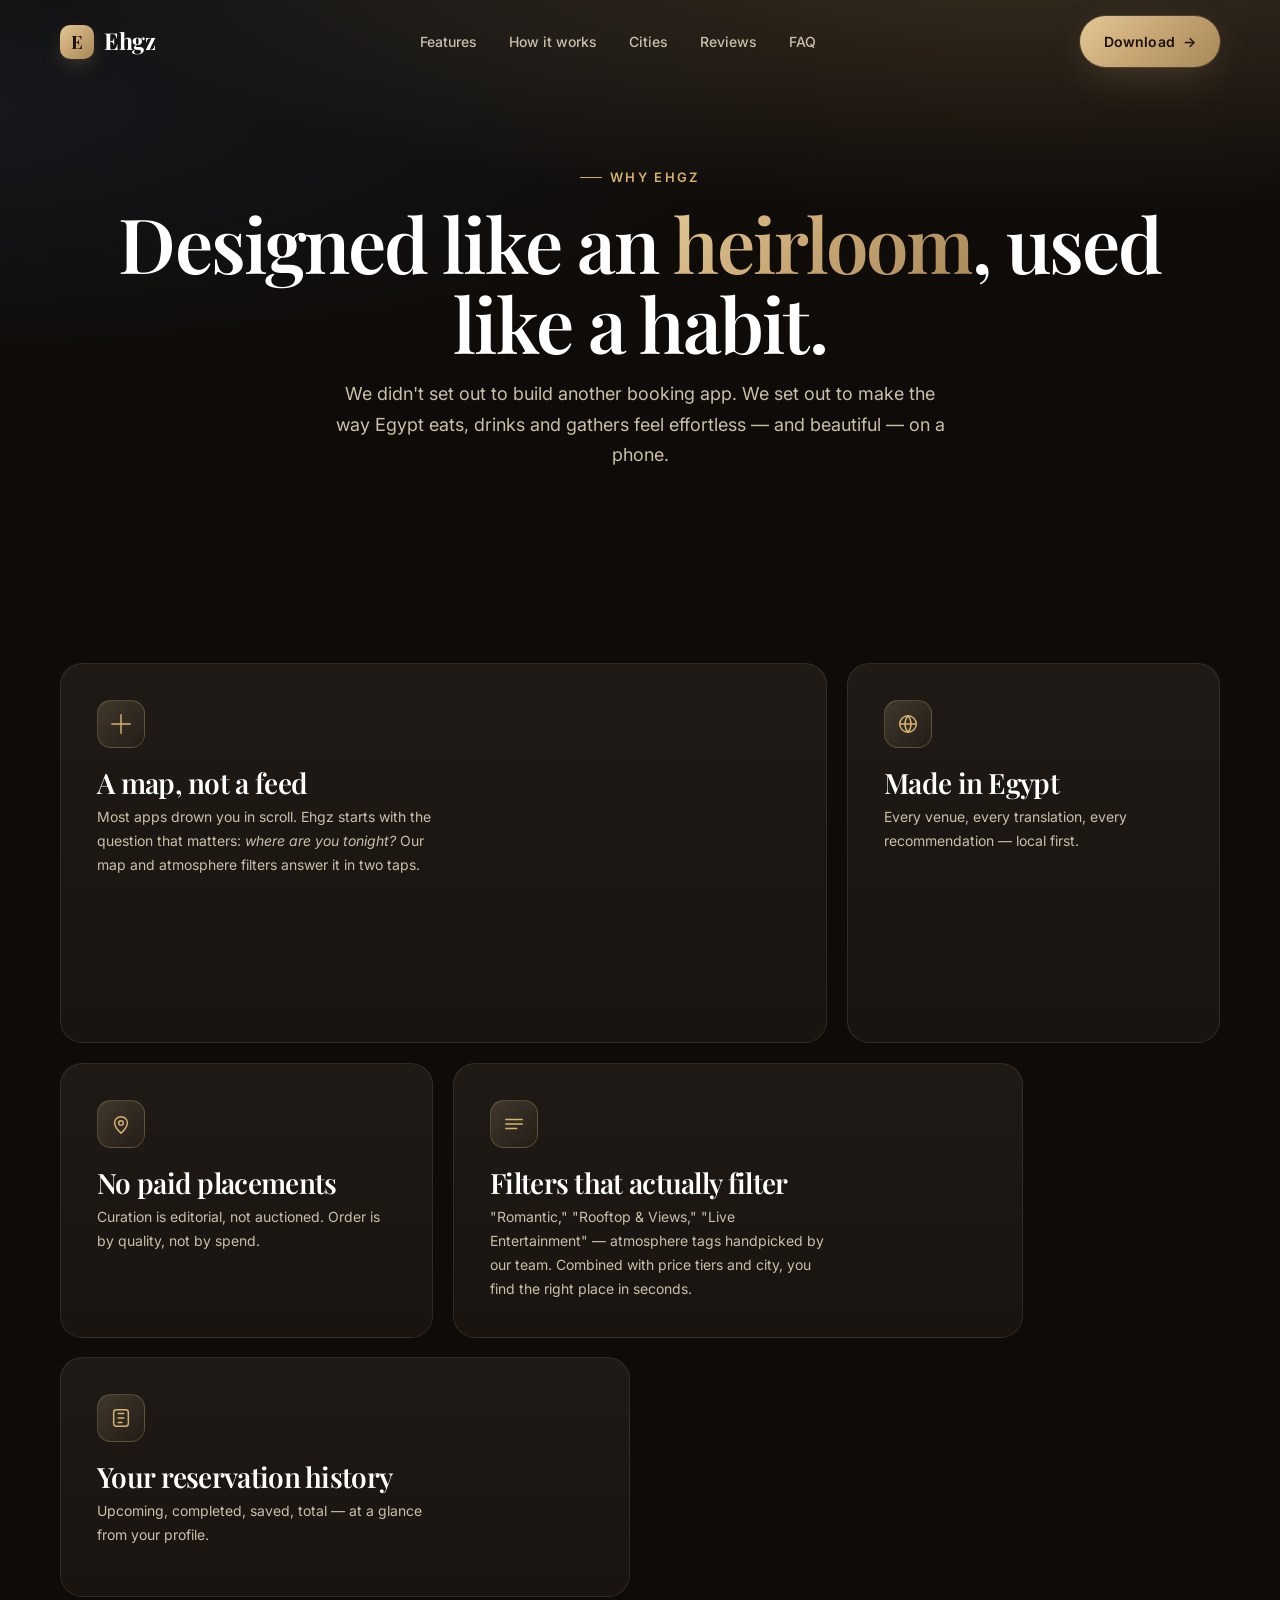
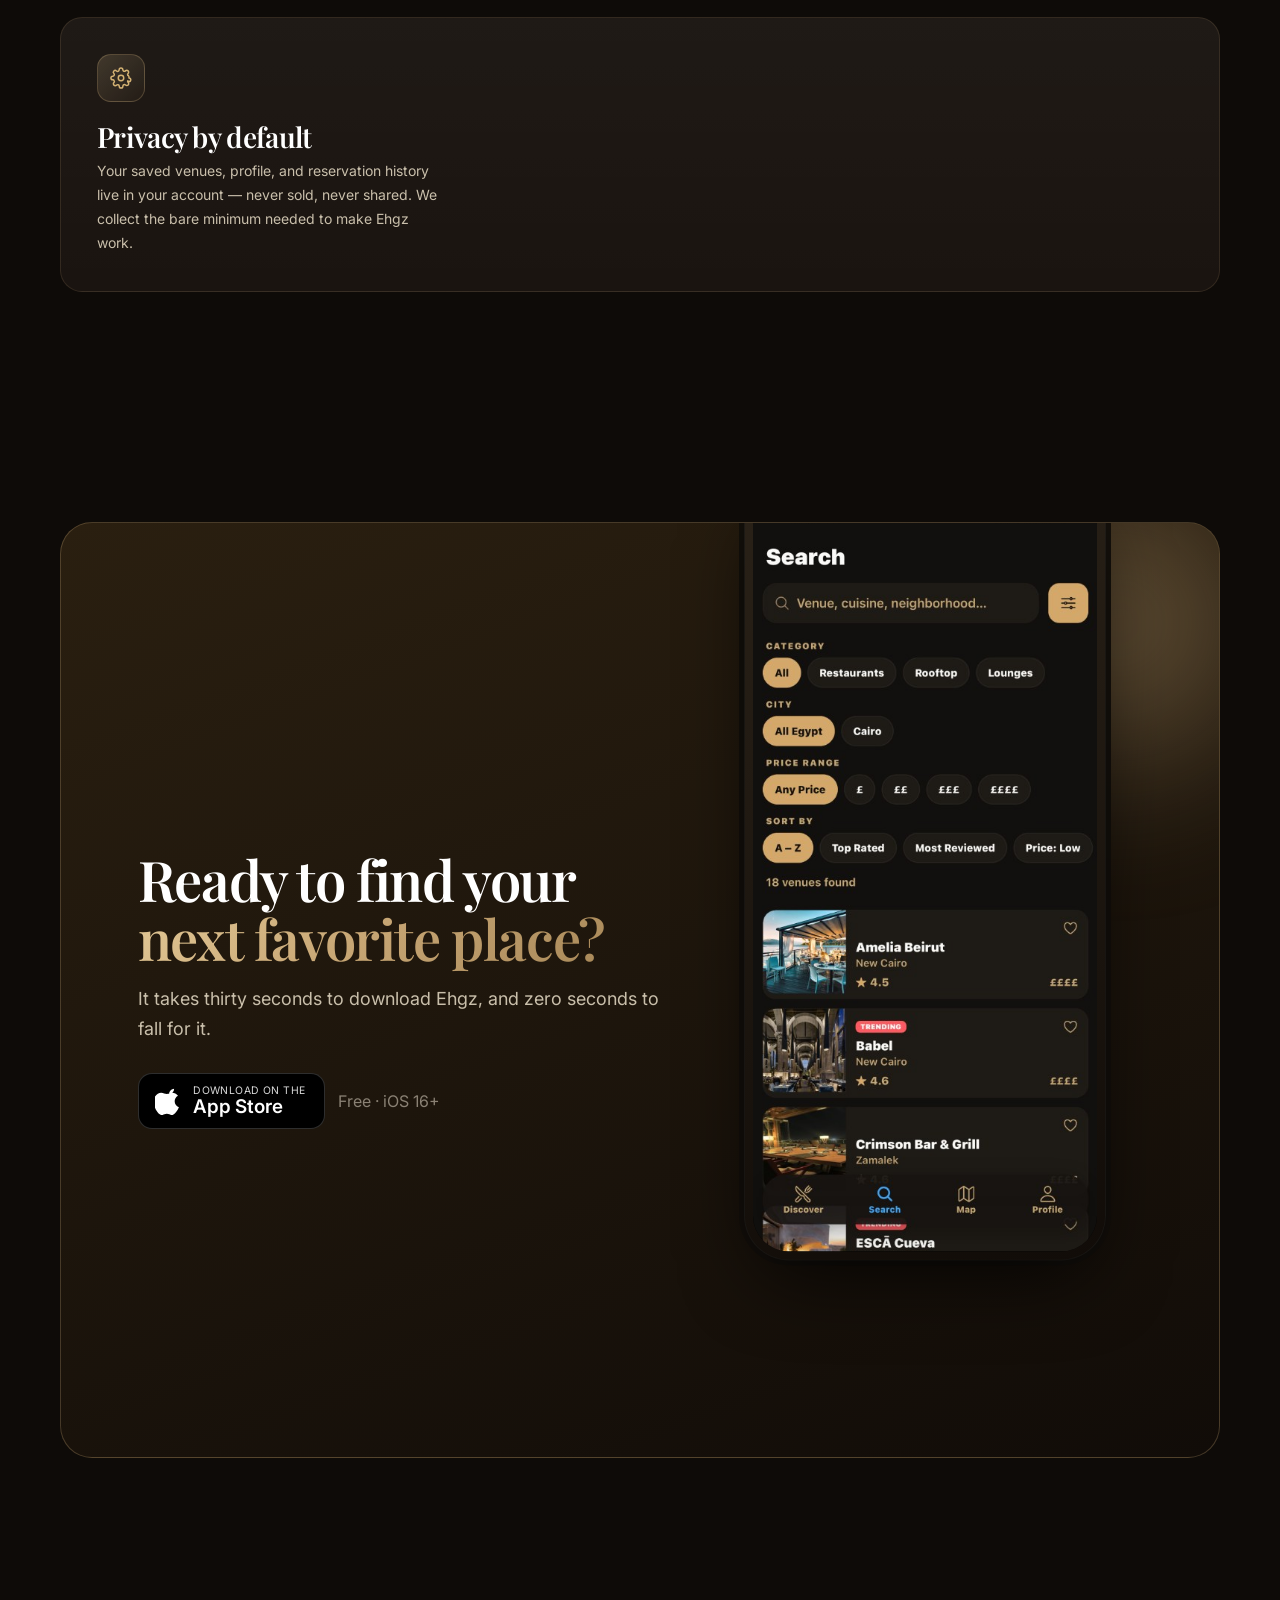
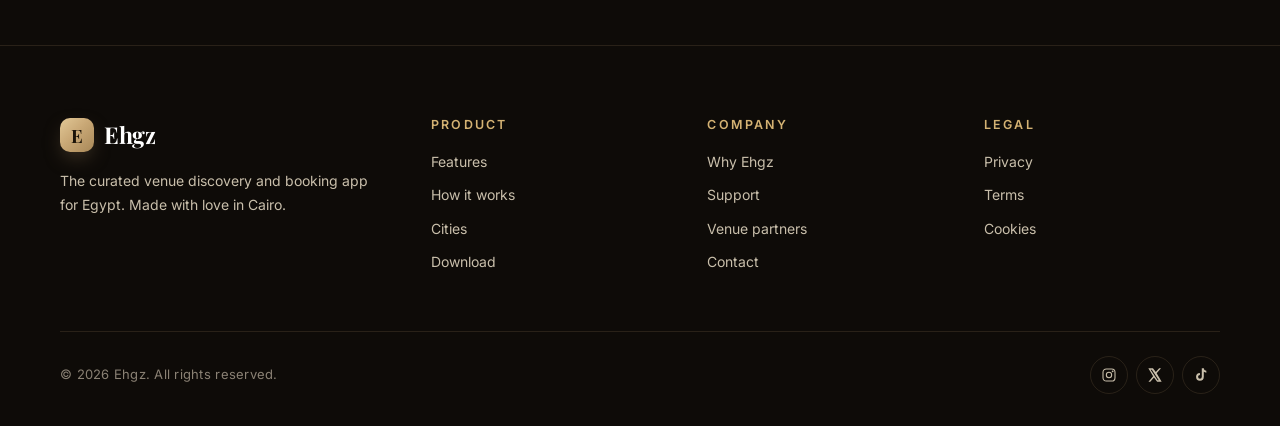
<file: features.html>
<!DOCTYPE html>
<html lang="en">
<head>
  <meta charset="UTF-8" />
  <meta name="viewport" content="width=device-width, initial-scale=1.0, viewport-fit=cover" />
  <meta name="theme-color" content="#0E0B08" />
  <meta name="color-scheme" content="dark" />

  <title>Why Ehgz — Features &amp; Philosophy | Ehgz</title>
  <meta name="description" content="A deep dive into what makes Ehgz different — curated venues, zero booking fees, native iOS polish, and a map of Egypt's best places to dine and unwind." />
  <meta name="robots" content="index, follow" />
  <link rel="canonical" href="https://ehgz.app/features.html" />

  <meta property="og:type" content="website" />
  <meta property="og:title" content="Why Ehgz — Features &amp; Philosophy" />
  <meta property="og:description" content="What makes Ehgz the premium way to discover and book venues across Egypt." />
  <meta property="og:url" content="https://ehgz.app/features.html" />
  <meta property="og:image" content="https://ehgz.app/assets/images/og-cover.jpg" />

  <link rel="icon" type="image/svg+xml" href="assets/icons/favicon.svg" />
  <link rel="preconnect" href="https://fonts.googleapis.com" />
  <link rel="preconnect" href="https://fonts.gstatic.com" crossorigin />
  <link href="https://fonts.googleapis.com/css2?family=Inter:wght@400;500;600;700&family=Playfair+Display:ital,wght@0,500;0,600;0,700;1,500&display=swap" rel="stylesheet" />

  <link rel="stylesheet" href="assets/css/tokens.css" />
  <link rel="stylesheet" href="assets/css/base.css" />
  <link rel="stylesheet" href="assets/css/components.css" />
  <link rel="stylesheet" href="assets/css/animations.css" />
</head>
<body>
  <a class="skip-link" href="#main">Skip to content</a>
  <div class="scroll-progress" aria-hidden="true"></div>

  <header class="site-nav" role="banner">
    <div class="container site-nav__inner">
      <a class="brand" href="index.html" aria-label="Ehgz home">
        <span class="brand__mark" aria-hidden="true">E</span><span>Ehgz</span>
      </a>
      <nav class="site-nav__links" aria-label="Primary">
        <a href="index.html#features">Features</a>
        <a href="index.html#how">How it works</a>
        <a href="index.html#cities">Cities</a>
        <a href="index.html#testimonials">Reviews</a>
        <a href="index.html#faq">FAQ</a>
      </nav>
      <a class="btn btn--primary site-nav__cta" href="index.html#download">Download <span class="btn__arrow" aria-hidden="true">→</span></a>
      <button class="site-nav__toggle" aria-label="Open menu" aria-controls="mobile-menu" aria-expanded="false"><span></span></button>
    </div>
  </header>

  <div class="mobile-menu" id="mobile-menu">
    <nav>
      <a href="index.html#features">Features <span aria-hidden="true">→</span></a>
      <a href="index.html#how">How it works <span aria-hidden="true">→</span></a>
      <a href="index.html#cities">Cities <span aria-hidden="true">→</span></a>
      <a href="index.html#testimonials">Reviews <span aria-hidden="true">→</span></a>
      <a href="index.html#faq">FAQ <span aria-hidden="true">→</span></a>
    </nav>
    <a class="btn btn--primary btn--lg mobile-menu__cta" href="index.html#download">Download for iOS <span class="btn__arrow" aria-hidden="true">→</span></a>
  </div>

  <main id="main">
    <section class="page-hero">
      <div class="container">
        <span class="section__eyebrow" data-reveal>Why Ehgz</span>
        <h1 data-reveal data-reveal-delay="1">Designed like an <span class="text-gradient">heirloom</span>, used like a habit.</h1>
        <p data-reveal data-reveal-delay="2">
          We didn't set out to build another booking app. We set out to make the way Egypt eats,
          drinks and gathers feel effortless — and beautiful — on a phone.
        </p>
      </div>
    </section>

    <section class="section">
      <div class="container">
        <div class="features__grid">
          <article class="feature feature--xl" data-reveal>
            <div>
              <div class="feature__icon" aria-hidden="true">
                <svg viewBox="0 0 24 24" fill="none" stroke="currentColor" stroke-width="1.6" stroke-linecap="round" stroke-linejoin="round"><path d="M12 2v20M2 12h20"/></svg>
              </div>
              <h3>A map, not a feed</h3>
              <p>
                Most apps drown you in scroll. Ehgz starts with the question that matters: <em>where are you tonight?</em>
                Our map and atmosphere filters answer it in two taps.
              </p>
            </div>
          </article>

          <article class="feature feature--md" data-reveal data-reveal-delay="1">
            <div>
              <div class="feature__icon" aria-hidden="true">
                <svg viewBox="0 0 24 24" fill="none" stroke="currentColor" stroke-width="1.6" stroke-linecap="round" stroke-linejoin="round"><circle cx="12" cy="12" r="9"/><path d="M3 12h18M12 3a14 14 0 0 1 0 18M12 3a14 14 0 0 0 0 18"/></svg>
              </div>
              <h3>Made in Egypt</h3>
              <p>Every venue, every translation, every recommendation — local first.</p>
            </div>
          </article>

          <article class="feature feature--md" data-reveal data-reveal-delay="2">
            <div>
              <div class="feature__icon" aria-hidden="true">
                <svg viewBox="0 0 24 24" fill="none" stroke="currentColor" stroke-width="1.6" stroke-linecap="round" stroke-linejoin="round"><path d="M12 22s-7-6.16-7-11a7 7 0 0 1 14 0c0 4.84-7 11-7 11Z"/><circle cx="12" cy="11" r="2.5"/></svg>
              </div>
              <h3>No paid placements</h3>
              <p>Curation is editorial, not auctioned. Order is by quality, not by spend.</p>
            </div>
          </article>

          <article class="feature feature--lg" data-reveal data-reveal-delay="1">
            <div>
              <div class="feature__icon" aria-hidden="true">
                <svg viewBox="0 0 24 24" fill="none" stroke="currentColor" stroke-width="1.6" stroke-linecap="round" stroke-linejoin="round"><path d="M3 7h18M3 12h18M3 17h12"/></svg>
              </div>
              <h3>Filters that actually filter</h3>
              <p>
                "Romantic," "Rooftop &amp; Views," "Live Entertainment" — atmosphere tags
                handpicked by our team. Combined with price tiers and city, you find the
                right place in seconds.
              </p>
            </div>
          </article>

          <article class="feature feature--sm" data-reveal data-reveal-delay="2">
            <div>
              <div class="feature__icon" aria-hidden="true">
                <svg viewBox="0 0 24 24" fill="none" stroke="currentColor" stroke-width="1.6" stroke-linecap="round" stroke-linejoin="round"><rect x="4" y="3" width="16" height="18" rx="3"/><path d="M9 7h6M9 12h6M9 17h4"/></svg>
              </div>
              <h3>Your reservation history</h3>
              <p>Upcoming, completed, saved, total — at a glance from your profile.</p>
            </div>
          </article>

          <article class="feature feature--full" data-reveal>
            <div>
              <div class="feature__icon" aria-hidden="true">
                <svg viewBox="0 0 24 24" fill="none" stroke="currentColor" stroke-width="1.6" stroke-linecap="round" stroke-linejoin="round"><circle cx="12" cy="12" r="3"/><path d="M19.4 15a1.65 1.65 0 0 0 .33 1.82l.06.06a2 2 0 1 1-2.83 2.83l-.06-.06a1.65 1.65 0 0 0-1.82-.33 1.65 1.65 0 0 0-1 1.51V21a2 2 0 1 1-4 0v-.09A1.65 1.65 0 0 0 9 19.4a1.65 1.65 0 0 0-1.82.33l-.06.06a2 2 0 1 1-2.83-2.83l.06-.06A1.65 1.65 0 0 0 4.6 15a1.65 1.65 0 0 0-1.51-1H3a2 2 0 1 1 0-4h.09A1.65 1.65 0 0 0 4.6 9a1.65 1.65 0 0 0-.33-1.82l-.06-.06a2 2 0 1 1 2.83-2.83l.06.06A1.65 1.65 0 0 0 9 4.6a1.65 1.65 0 0 0 1-1.51V3a2 2 0 1 1 4 0v.09a1.65 1.65 0 0 0 1 1.51 1.65 1.65 0 0 0 1.82-.33l.06-.06a2 2 0 1 1 2.83 2.83l-.06.06a1.65 1.65 0 0 0-.33 1.82V9c.51.21.93.59 1.18 1.07.25.49.31 1.05.16 1.58V12a2 2 0 1 1 0 4z"/></svg>
              </div>
              <h3>Privacy by default</h3>
              <p>
                Your saved venues, profile, and reservation history live in your account — never sold,
                never shared. We collect the bare minimum needed to make Ehgz work.
              </p>
            </div>
          </article>
        </div>
      </div>
    </section>

    <section class="section cta">
      <div class="container">
        <div class="cta__inner" data-reveal="zoom">
          <div>
            <h2 class="cta__title">Ready to find your <span class="text-gradient">next favorite place?</span></h2>
            <p class="cta__lede">It takes thirty seconds to download Ehgz, and zero seconds to fall for it.</p>
            <div class="cta__badges">
              <a class="app-badge" href="#">
                <svg class="app-badge__icon" viewBox="0 0 24 24" fill="currentColor" aria-hidden="true"><path d="M16.365 1.43c0 1.14-.42 2.27-1.18 3.07-.79.86-2.06 1.5-3.05 1.43-.13-1.06.43-2.18 1.16-2.97.82-.91 2.21-1.55 3.07-1.53zM20.5 17.39c-.59 1.31-.88 1.9-1.64 3.05-1.06 1.61-2.55 3.62-4.4 3.64-1.65.02-2.07-1.07-4.31-1.06-2.24.01-2.7 1.08-4.34 1.06-1.85-.02-3.27-1.83-4.33-3.45-2.95-4.49-3.26-9.76-1.44-12.56 1.3-1.99 3.34-3.16 5.26-3.16 1.96 0 3.19 1.07 4.81 1.07 1.57 0 2.53-1.07 4.79-1.07 1.71 0 3.52.93 4.81 2.54-4.23 2.32-3.55 8.36.79 9.94z"/></svg>
                <span class="app-badge__text"><span class="app-badge__small">Download on the</span><span class="app-badge__big">App Store</span></span>
              </a>
              <span class="muted">Free · iOS 16+</span>
            </div>
          </div>
          <div class="cta__visual" data-parallax="0.06">
            <div class="phone phone--lg">
              <div class="phone__notch" aria-hidden="true"></div>
              <div class="phone__screen">
                <img src="assets/images/screen-search.png" alt="Ehgz search results" loading="lazy" width="280" height="608" />
              </div>
            </div>
          </div>
        </div>
      </div>
    </section>
  </main>

  <footer class="site-footer" role="contentinfo">
    <div class="container">
      <div class="site-footer__grid">
        <div class="site-footer__about">
          <a class="brand" href="index.html" aria-label="Ehgz home"><span class="brand__mark" aria-hidden="true">E</span><span>Ehgz</span></a>
          <p>The curated venue discovery and booking app for Egypt. Made with love in Cairo.</p>
        </div>
        <div><h4>Product</h4>
          <ul class="site-footer__links">
            <li><a href="index.html#features">Features</a></li>
            <li><a href="index.html#how">How it works</a></li>
            <li><a href="index.html#cities">Cities</a></li>
            <li><a href="index.html#download">Download</a></li>
          </ul>
        </div>
        <div><h4>Company</h4>
          <ul class="site-footer__links">
            <li><a href="features.html">Why Ehgz</a></li>
            <li><a href="support.html">Support</a></li>
            <li><a href="support.html#partners">Venue partners</a></li>
            <li><a href="support.html#contact">Contact</a></li>
          </ul>
        </div>
        <div><h4>Legal</h4>
          <ul class="site-footer__links">
            <li><a href="privacy.html">Privacy</a></li>
            <li><a href="terms.html">Terms</a></li>
            <li><a href="privacy.html#cookies">Cookies</a></li>
          </ul>
        </div>
      </div>
      <div class="site-footer__bottom">
        <span>© <span data-current-year>2026</span> Ehgz. All rights reserved.</span>
        <span class="site-footer__social" aria-label="Ehgz on social media">
          <a href="#" aria-label="Ehgz on Instagram"><svg viewBox="0 0 24 24" fill="none" stroke="currentColor" stroke-width="1.6" stroke-linecap="round" stroke-linejoin="round"><rect x="3" y="3" width="18" height="18" rx="5"/><circle cx="12" cy="12" r="4"/><circle cx="17.5" cy="6.5" r="0.6" fill="currentColor"/></svg></a>
          <a href="#" aria-label="Ehgz on X / Twitter"><svg viewBox="0 0 24 24" fill="currentColor" aria-hidden="true"><path d="M18.244 2H21l-6.52 7.45L22 22h-6.78l-4.74-6.2L4.96 22H2.2l6.97-7.96L2 2h6.92l4.27 5.66L18.24 2zm-2.38 18h1.83L7.27 4h-1.9l10.5 16z"/></svg></a>
          <a href="#" aria-label="Ehgz on TikTok"><svg viewBox="0 0 24 24" fill="currentColor" aria-hidden="true"><path d="M20 8.5a6.5 6.5 0 0 1-3.8-1.2v7.5a5.8 5.8 0 1 1-5.8-5.8v3a2.8 2.8 0 1 0 2.8 2.8V2h3a3.5 3.5 0 0 0 3.5 3.5h.3v3z"/></svg></a>
        </span>
      </div>
    </div>
  </footer>

  <script src="assets/js/main.js" defer></script>
</body>
</html>
</file>
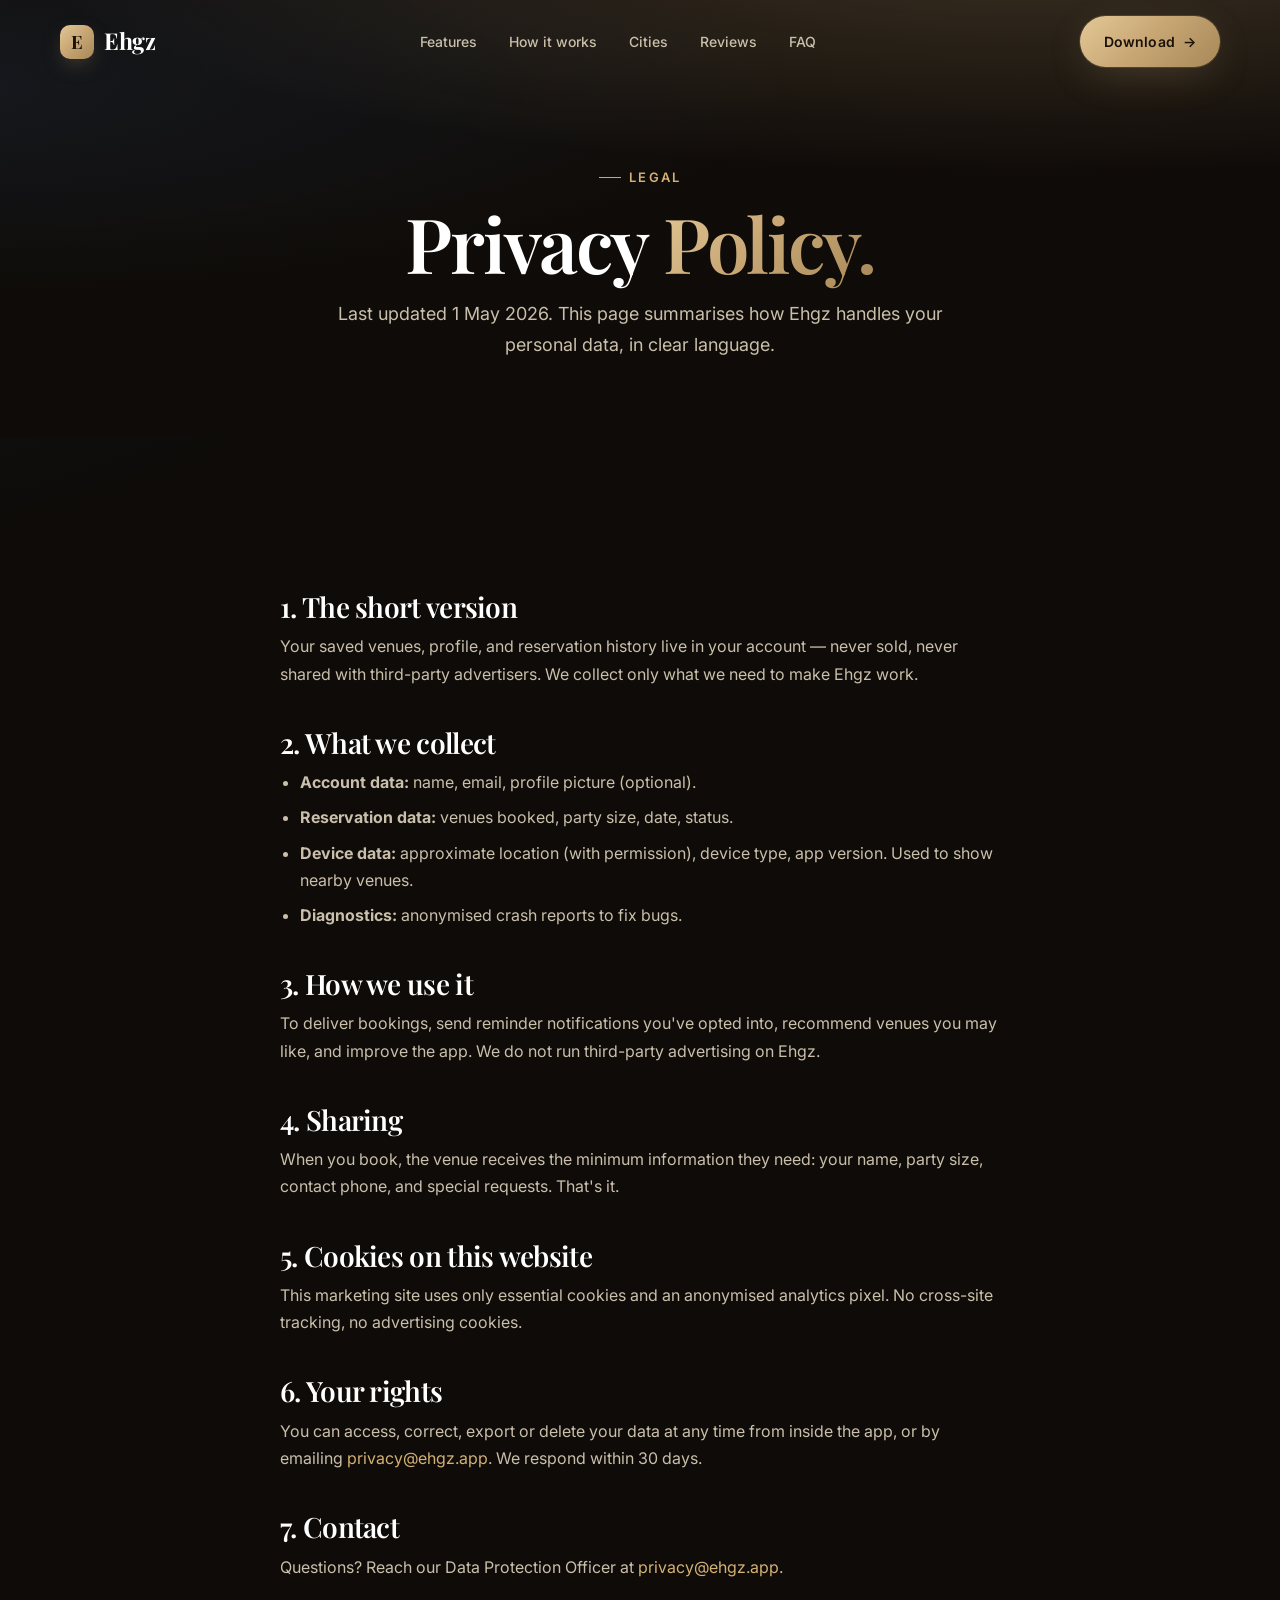
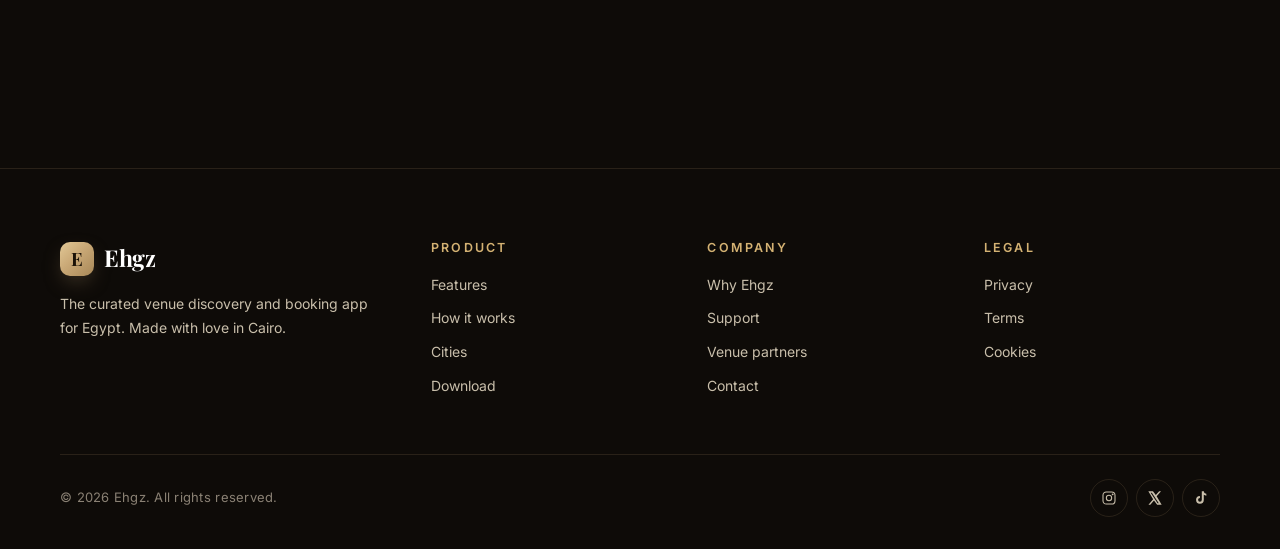
<file: privacy.html>
<!DOCTYPE html>
<html lang="en">
<head>
  <meta charset="UTF-8" />
  <meta name="viewport" content="width=device-width, initial-scale=1.0, viewport-fit=cover" />
  <meta name="theme-color" content="#0E0B08" />
  <meta name="color-scheme" content="dark" />

  <title>Privacy Policy | Ehgz</title>
  <meta name="description" content="How Ehgz collects, uses, and protects your personal data. Privacy by default — your saved venues and bookings are never sold." />
  <meta name="robots" content="index, follow" />
  <link rel="canonical" href="https://ehgz.app/privacy.html" />

  <meta property="og:type" content="website" />
  <meta property="og:title" content="Privacy Policy | Ehgz" />
  <meta property="og:description" content="How Ehgz handles your data — clearly explained." />
  <meta property="og:url" content="https://ehgz.app/privacy.html" />
  <meta property="og:image" content="https://ehgz.app/assets/images/og-cover.jpg" />

  <link rel="icon" type="image/svg+xml" href="assets/icons/favicon.svg" />
  <link rel="preconnect" href="https://fonts.googleapis.com" />
  <link rel="preconnect" href="https://fonts.gstatic.com" crossorigin />
  <link href="https://fonts.googleapis.com/css2?family=Inter:wght@400;500;600;700&family=Playfair+Display:ital,wght@0,500;0,600;0,700;1,500&display=swap" rel="stylesheet" />

  <link rel="stylesheet" href="assets/css/tokens.css" />
  <link rel="stylesheet" href="assets/css/base.css" />
  <link rel="stylesheet" href="assets/css/components.css" />
  <link rel="stylesheet" href="assets/css/animations.css" />
</head>
<body>
  <a class="skip-link" href="#main">Skip to content</a>
  <div class="scroll-progress" aria-hidden="true"></div>

  <header class="site-nav" role="banner">
    <div class="container site-nav__inner">
      <a class="brand" href="index.html"><span class="brand__mark" aria-hidden="true">E</span><span>Ehgz</span></a>
      <nav class="site-nav__links" aria-label="Primary">
        <a href="index.html#features">Features</a>
        <a href="index.html#how">How it works</a>
        <a href="index.html#cities">Cities</a>
        <a href="index.html#testimonials">Reviews</a>
        <a href="index.html#faq">FAQ</a>
      </nav>
      <a class="btn btn--primary site-nav__cta" href="index.html#download">Download <span class="btn__arrow" aria-hidden="true">→</span></a>
      <button class="site-nav__toggle" aria-label="Open menu" aria-controls="mobile-menu" aria-expanded="false"><span></span></button>
    </div>
  </header>
  <div class="mobile-menu" id="mobile-menu">
    <nav>
      <a href="index.html#features">Features</a>
      <a href="index.html#how">How it works</a>
      <a href="index.html#cities">Cities</a>
      <a href="index.html#testimonials">Reviews</a>
      <a href="index.html#faq">FAQ</a>
    </nav>
    <a class="btn btn--primary btn--lg mobile-menu__cta" href="index.html#download">Download for iOS <span class="btn__arrow" aria-hidden="true">→</span></a>
  </div>

  <main id="main">
    <section class="page-hero">
      <div class="container">
        <span class="section__eyebrow" data-reveal>Legal</span>
        <h1 data-reveal data-reveal-delay="1">Privacy <span class="text-gradient">Policy.</span></h1>
        <p data-reveal data-reveal-delay="2">Last updated 1 May 2026. This page summarises how Ehgz handles your personal data, in clear language.</p>
      </div>
    </section>

    <section class="section">
      <div class="container">
        <article class="long-form" data-reveal>
          <h2>1. The short version</h2>
          <p>Your saved venues, profile, and reservation history live in your account — never sold, never shared with third-party advertisers. We collect only what we need to make Ehgz work.</p>

          <h2>2. What we collect</h2>
          <ul>
            <li><strong>Account data:</strong> name, email, profile picture (optional).</li>
            <li><strong>Reservation data:</strong> venues booked, party size, date, status.</li>
            <li><strong>Device data:</strong> approximate location (with permission), device type, app version. Used to show nearby venues.</li>
            <li><strong>Diagnostics:</strong> anonymised crash reports to fix bugs.</li>
          </ul>

          <h2>3. How we use it</h2>
          <p>To deliver bookings, send reminder notifications you've opted into, recommend venues you may like, and improve the app. We do not run third-party advertising on Ehgz.</p>

          <h2>4. Sharing</h2>
          <p>When you book, the venue receives the minimum information they need: your name, party size, contact phone, and special requests. That's it.</p>

          <h2 id="cookies">5. Cookies on this website</h2>
          <p>This marketing site uses only essential cookies and an anonymised analytics pixel. No cross-site tracking, no advertising cookies.</p>

          <h2>6. Your rights</h2>
          <p>You can access, correct, export or delete your data at any time from inside the app, or by emailing <a class="gold" href="mailto:privacy@ehgz.app">privacy@ehgz.app</a>. We respond within 30 days.</p>

          <h2>7. Contact</h2>
          <p>Questions? Reach our Data Protection Officer at <a class="gold" href="mailto:privacy@ehgz.app">privacy@ehgz.app</a>.</p>
        </article>
      </div>
    </section>
  </main>

  <footer class="site-footer">
    <div class="container">
      <div class="site-footer__grid">
        <div class="site-footer__about"><a class="brand" href="index.html"><span class="brand__mark" aria-hidden="true">E</span><span>Ehgz</span></a><p>The curated venue discovery and booking app for Egypt. Made with love in Cairo.</p></div>
        <div><h4>Product</h4><ul class="site-footer__links"><li><a href="index.html#features">Features</a></li><li><a href="index.html#how">How it works</a></li><li><a href="index.html#cities">Cities</a></li><li><a href="index.html#download">Download</a></li></ul></div>
        <div><h4>Company</h4><ul class="site-footer__links"><li><a href="features.html">Why Ehgz</a></li><li><a href="support.html">Support</a></li><li><a href="support.html#partners">Venue partners</a></li><li><a href="support.html#contact">Contact</a></li></ul></div>
        <div><h4>Legal</h4><ul class="site-footer__links"><li><a href="privacy.html">Privacy</a></li><li><a href="terms.html">Terms</a></li><li><a href="privacy.html#cookies">Cookies</a></li></ul></div>
      </div>
      <div class="site-footer__bottom">
        <span>© <span data-current-year>2026</span> Ehgz. All rights reserved.</span>
        <span class="site-footer__social">
          <a href="#" aria-label="Ehgz on Instagram"><svg viewBox="0 0 24 24" fill="none" stroke="currentColor" stroke-width="1.6" stroke-linecap="round" stroke-linejoin="round"><rect x="3" y="3" width="18" height="18" rx="5"/><circle cx="12" cy="12" r="4"/><circle cx="17.5" cy="6.5" r="0.6" fill="currentColor"/></svg></a>
          <a href="#" aria-label="Ehgz on X"><svg viewBox="0 0 24 24" fill="currentColor"><path d="M18.244 2H21l-6.52 7.45L22 22h-6.78l-4.74-6.2L4.96 22H2.2l6.97-7.96L2 2h6.92l4.27 5.66L18.24 2zm-2.38 18h1.83L7.27 4h-1.9l10.5 16z"/></svg></a>
          <a href="#" aria-label="Ehgz on TikTok"><svg viewBox="0 0 24 24" fill="currentColor"><path d="M20 8.5a6.5 6.5 0 0 1-3.8-1.2v7.5a5.8 5.8 0 1 1-5.8-5.8v3a2.8 2.8 0 1 0 2.8 2.8V2h3a3.5 3.5 0 0 0 3.5 3.5h.3v3z"/></svg></a>
        </span>
      </div>
    </div>
  </footer>

  <script src="assets/js/main.js" defer></script>
</body>
</html>
</file>
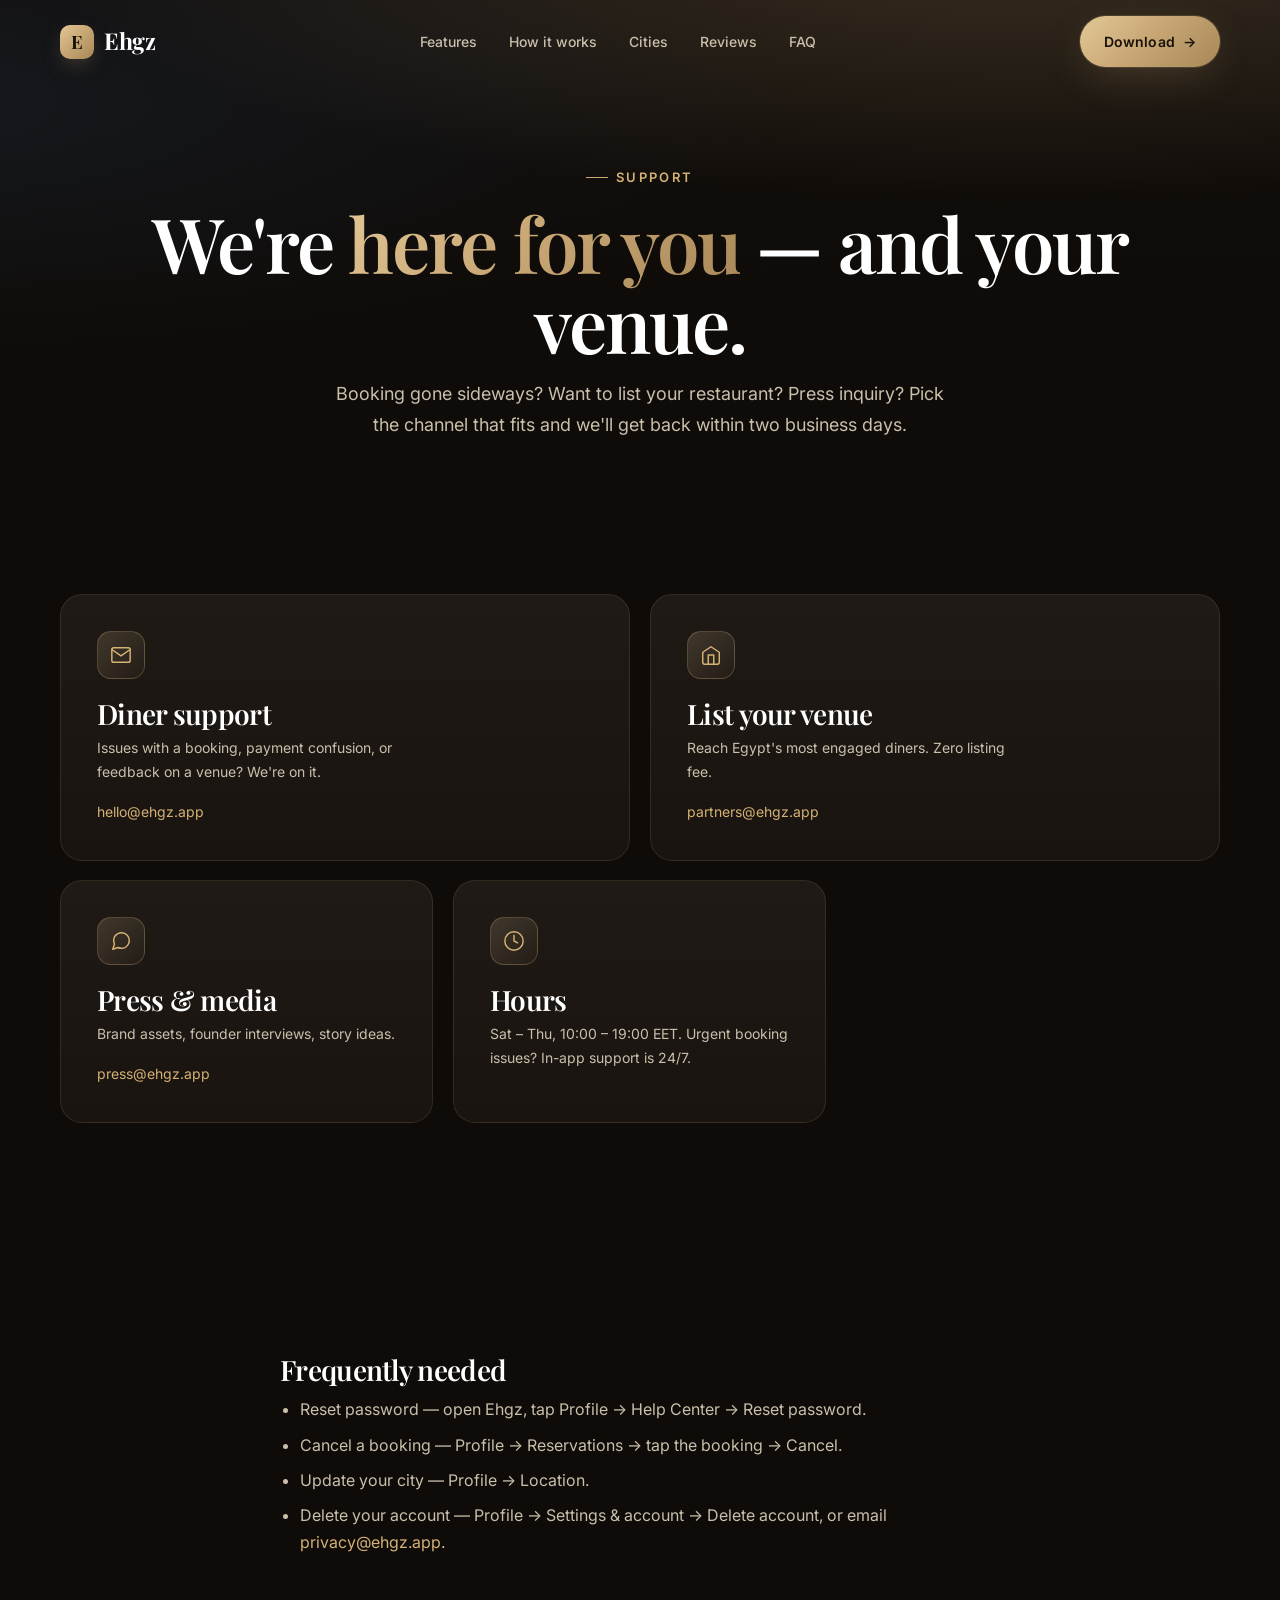
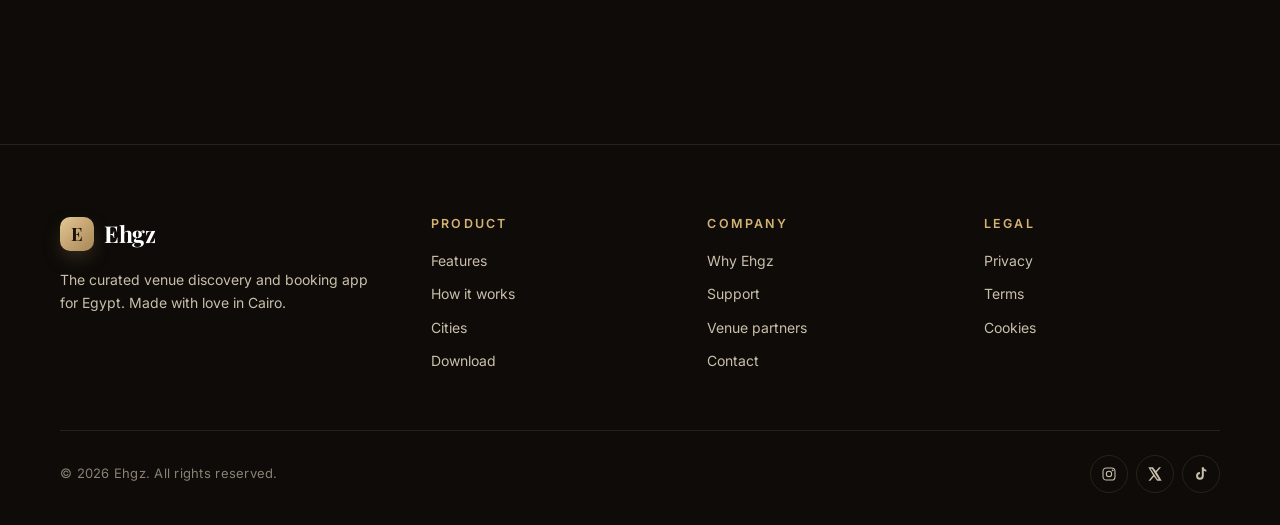
<file: support.html>
<!DOCTYPE html>
<html lang="en">
<head>
  <meta charset="UTF-8" />
  <meta name="viewport" content="width=device-width, initial-scale=1.0, viewport-fit=cover" />
  <meta name="theme-color" content="#0E0B08" />
  <meta name="color-scheme" content="dark" />

  <title>Support &amp; Contact | Ehgz</title>
  <meta name="description" content="Get help with your Ehgz reservations, partner with us as a venue, or just say hello. We respond within two business days." />
  <meta name="robots" content="index, follow" />
  <link rel="canonical" href="https://ehgz.app/support.html" />

  <meta property="og:type" content="website" />
  <meta property="og:title" content="Support &amp; Contact | Ehgz" />
  <meta property="og:description" content="Reach the Ehgz team — diner support, venue partnerships, press." />
  <meta property="og:url" content="https://ehgz.app/support.html" />
  <meta property="og:image" content="https://ehgz.app/assets/images/og-cover.jpg" />

  <link rel="icon" type="image/svg+xml" href="assets/icons/favicon.svg" />
  <link rel="preconnect" href="https://fonts.googleapis.com" />
  <link rel="preconnect" href="https://fonts.gstatic.com" crossorigin />
  <link href="https://fonts.googleapis.com/css2?family=Inter:wght@400;500;600;700&family=Playfair+Display:ital,wght@0,500;0,600;0,700;1,500&display=swap" rel="stylesheet" />

  <link rel="stylesheet" href="assets/css/tokens.css" />
  <link rel="stylesheet" href="assets/css/base.css" />
  <link rel="stylesheet" href="assets/css/components.css" />
  <link rel="stylesheet" href="assets/css/animations.css" />
</head>
<body>
  <a class="skip-link" href="#main">Skip to content</a>
  <div class="scroll-progress" aria-hidden="true"></div>

  <header class="site-nav" role="banner">
    <div class="container site-nav__inner">
      <a class="brand" href="index.html"><span class="brand__mark" aria-hidden="true">E</span><span>Ehgz</span></a>
      <nav class="site-nav__links" aria-label="Primary">
        <a href="index.html#features">Features</a>
        <a href="index.html#how">How it works</a>
        <a href="index.html#cities">Cities</a>
        <a href="index.html#testimonials">Reviews</a>
        <a href="index.html#faq">FAQ</a>
      </nav>
      <a class="btn btn--primary site-nav__cta" href="index.html#download">Download <span class="btn__arrow" aria-hidden="true">→</span></a>
      <button class="site-nav__toggle" aria-label="Open menu" aria-controls="mobile-menu" aria-expanded="false"><span></span></button>
    </div>
  </header>

  <div class="mobile-menu" id="mobile-menu">
    <nav>
      <a href="index.html#features">Features</a>
      <a href="index.html#how">How it works</a>
      <a href="index.html#cities">Cities</a>
      <a href="index.html#testimonials">Reviews</a>
      <a href="index.html#faq">FAQ</a>
    </nav>
    <a class="btn btn--primary btn--lg mobile-menu__cta" href="index.html#download">Download for iOS <span class="btn__arrow" aria-hidden="true">→</span></a>
  </div>

  <main id="main">
    <section class="page-hero">
      <div class="container">
        <span class="section__eyebrow" data-reveal>Support</span>
        <h1 data-reveal data-reveal-delay="1">We're <span class="text-gradient">here for you</span> — and your venue.</h1>
        <p data-reveal data-reveal-delay="2">
          Booking gone sideways? Want to list your restaurant? Press inquiry?
          Pick the channel that fits and we'll get back within two business days.
        </p>
      </div>
    </section>

    <section class="section section--tight">
      <div class="container">
        <div class="features__grid">
          <article class="feature feature--lg" data-reveal id="contact">
            <div>
              <div class="feature__icon" aria-hidden="true">
                <svg viewBox="0 0 24 24" fill="none" stroke="currentColor" stroke-width="1.6" stroke-linecap="round" stroke-linejoin="round"><path d="M4 4h16c1.1 0 2 .9 2 2v12c0 1.1-.9 2-2 2H4c-1.1 0-2-.9-2-2V6c0-1.1.9-2 2-2z"/><path d="m22 6-10 7L2 6"/></svg>
              </div>
              <h3>Diner support</h3>
              <p>Issues with a booking, payment confusion, or feedback on a venue? We're on it.</p>
              <p style="margin-top:1rem;"><a class="gold" href="mailto:hello@ehgz.app">hello@ehgz.app</a></p>
            </div>
          </article>

          <article class="feature feature--sm" data-reveal data-reveal-delay="1" id="partners">
            <div>
              <div class="feature__icon" aria-hidden="true">
                <svg viewBox="0 0 24 24" fill="none" stroke="currentColor" stroke-width="1.6" stroke-linecap="round" stroke-linejoin="round"><path d="M3 9l9-6 9 6v11a2 2 0 0 1-2 2H5a2 2 0 0 1-2-2z"/><path d="M9 22V12h6v10"/></svg>
              </div>
              <h3>List your venue</h3>
              <p>Reach Egypt's most engaged diners. Zero listing fee.</p>
              <p style="margin-top:1rem;"><a class="gold" href="mailto:partners@ehgz.app">partners@ehgz.app</a></p>
            </div>
          </article>

          <article class="feature feature--md" data-reveal data-reveal-delay="2">
            <div>
              <div class="feature__icon" aria-hidden="true">
                <svg viewBox="0 0 24 24" fill="none" stroke="currentColor" stroke-width="1.6" stroke-linecap="round" stroke-linejoin="round"><path d="M21 11.5a8.38 8.38 0 0 1-.9 3.8 8.5 8.5 0 0 1-7.6 4.7 8.38 8.38 0 0 1-3.8-.9L3 21l1.9-5.7a8.38 8.38 0 0 1-.9-3.8 8.5 8.5 0 0 1 4.7-7.6 8.38 8.38 0 0 1 3.8-.9h.5a8.48 8.48 0 0 1 8 8v.5z"/></svg>
              </div>
              <h3>Press &amp; media</h3>
              <p>Brand assets, founder interviews, story ideas.</p>
              <p style="margin-top:1rem;"><a class="gold" href="mailto:press@ehgz.app">press@ehgz.app</a></p>
            </div>
          </article>

          <article class="feature feature--md" data-reveal data-reveal-delay="3">
            <div>
              <div class="feature__icon" aria-hidden="true">
                <svg viewBox="0 0 24 24" fill="none" stroke="currentColor" stroke-width="1.6" stroke-linecap="round" stroke-linejoin="round"><circle cx="12" cy="12" r="10"/><path d="M12 6v6l4 2"/></svg>
              </div>
              <h3>Hours</h3>
              <p>Sat – Thu, 10:00 – 19:00 EET. Urgent booking issues? In-app support is 24/7.</p>
            </div>
          </article>
        </div>
      </div>
    </section>

    <section class="section">
      <div class="container">
        <div class="long-form" data-reveal>
          <h2>Frequently needed</h2>
          <ul>
            <li>Reset password — open Ehgz, tap Profile → Help Center → Reset password.</li>
            <li>Cancel a booking — Profile → Reservations → tap the booking → Cancel.</li>
            <li>Update your city — Profile → Location.</li>
            <li>Delete your account — Profile → Settings &amp; account → Delete account, or email <a class="gold" href="mailto:privacy@ehgz.app">privacy@ehgz.app</a>.</li>
          </ul>
        </div>
      </div>
    </section>
  </main>

  <footer class="site-footer">
    <div class="container">
      <div class="site-footer__grid">
        <div class="site-footer__about"><a class="brand" href="index.html"><span class="brand__mark" aria-hidden="true">E</span><span>Ehgz</span></a><p>The curated venue discovery and booking app for Egypt. Made with love in Cairo.</p></div>
        <div><h4>Product</h4><ul class="site-footer__links"><li><a href="index.html#features">Features</a></li><li><a href="index.html#how">How it works</a></li><li><a href="index.html#cities">Cities</a></li><li><a href="index.html#download">Download</a></li></ul></div>
        <div><h4>Company</h4><ul class="site-footer__links"><li><a href="features.html">Why Ehgz</a></li><li><a href="support.html">Support</a></li><li><a href="support.html#partners">Venue partners</a></li><li><a href="support.html#contact">Contact</a></li></ul></div>
        <div><h4>Legal</h4><ul class="site-footer__links"><li><a href="privacy.html">Privacy</a></li><li><a href="terms.html">Terms</a></li><li><a href="privacy.html#cookies">Cookies</a></li></ul></div>
      </div>
      <div class="site-footer__bottom">
        <span>© <span data-current-year>2026</span> Ehgz. All rights reserved.</span>
        <span class="site-footer__social" aria-label="Ehgz on social media">
          <a href="#" aria-label="Ehgz on Instagram"><svg viewBox="0 0 24 24" fill="none" stroke="currentColor" stroke-width="1.6" stroke-linecap="round" stroke-linejoin="round"><rect x="3" y="3" width="18" height="18" rx="5"/><circle cx="12" cy="12" r="4"/><circle cx="17.5" cy="6.5" r="0.6" fill="currentColor"/></svg></a>
          <a href="#" aria-label="Ehgz on X / Twitter"><svg viewBox="0 0 24 24" fill="currentColor" aria-hidden="true"><path d="M18.244 2H21l-6.52 7.45L22 22h-6.78l-4.74-6.2L4.96 22H2.2l6.97-7.96L2 2h6.92l4.27 5.66L18.24 2zm-2.38 18h1.83L7.27 4h-1.9l10.5 16z"/></svg></a>
          <a href="#" aria-label="Ehgz on TikTok"><svg viewBox="0 0 24 24" fill="currentColor" aria-hidden="true"><path d="M20 8.5a6.5 6.5 0 0 1-3.8-1.2v7.5a5.8 5.8 0 1 1-5.8-5.8v3a2.8 2.8 0 1 0 2.8 2.8V2h3a3.5 3.5 0 0 0 3.5 3.5h.3v3z"/></svg></a>
        </span>
      </div>
    </div>
  </footer>

  <script src="assets/js/main.js" defer></script>
</body>
</html>
</file>
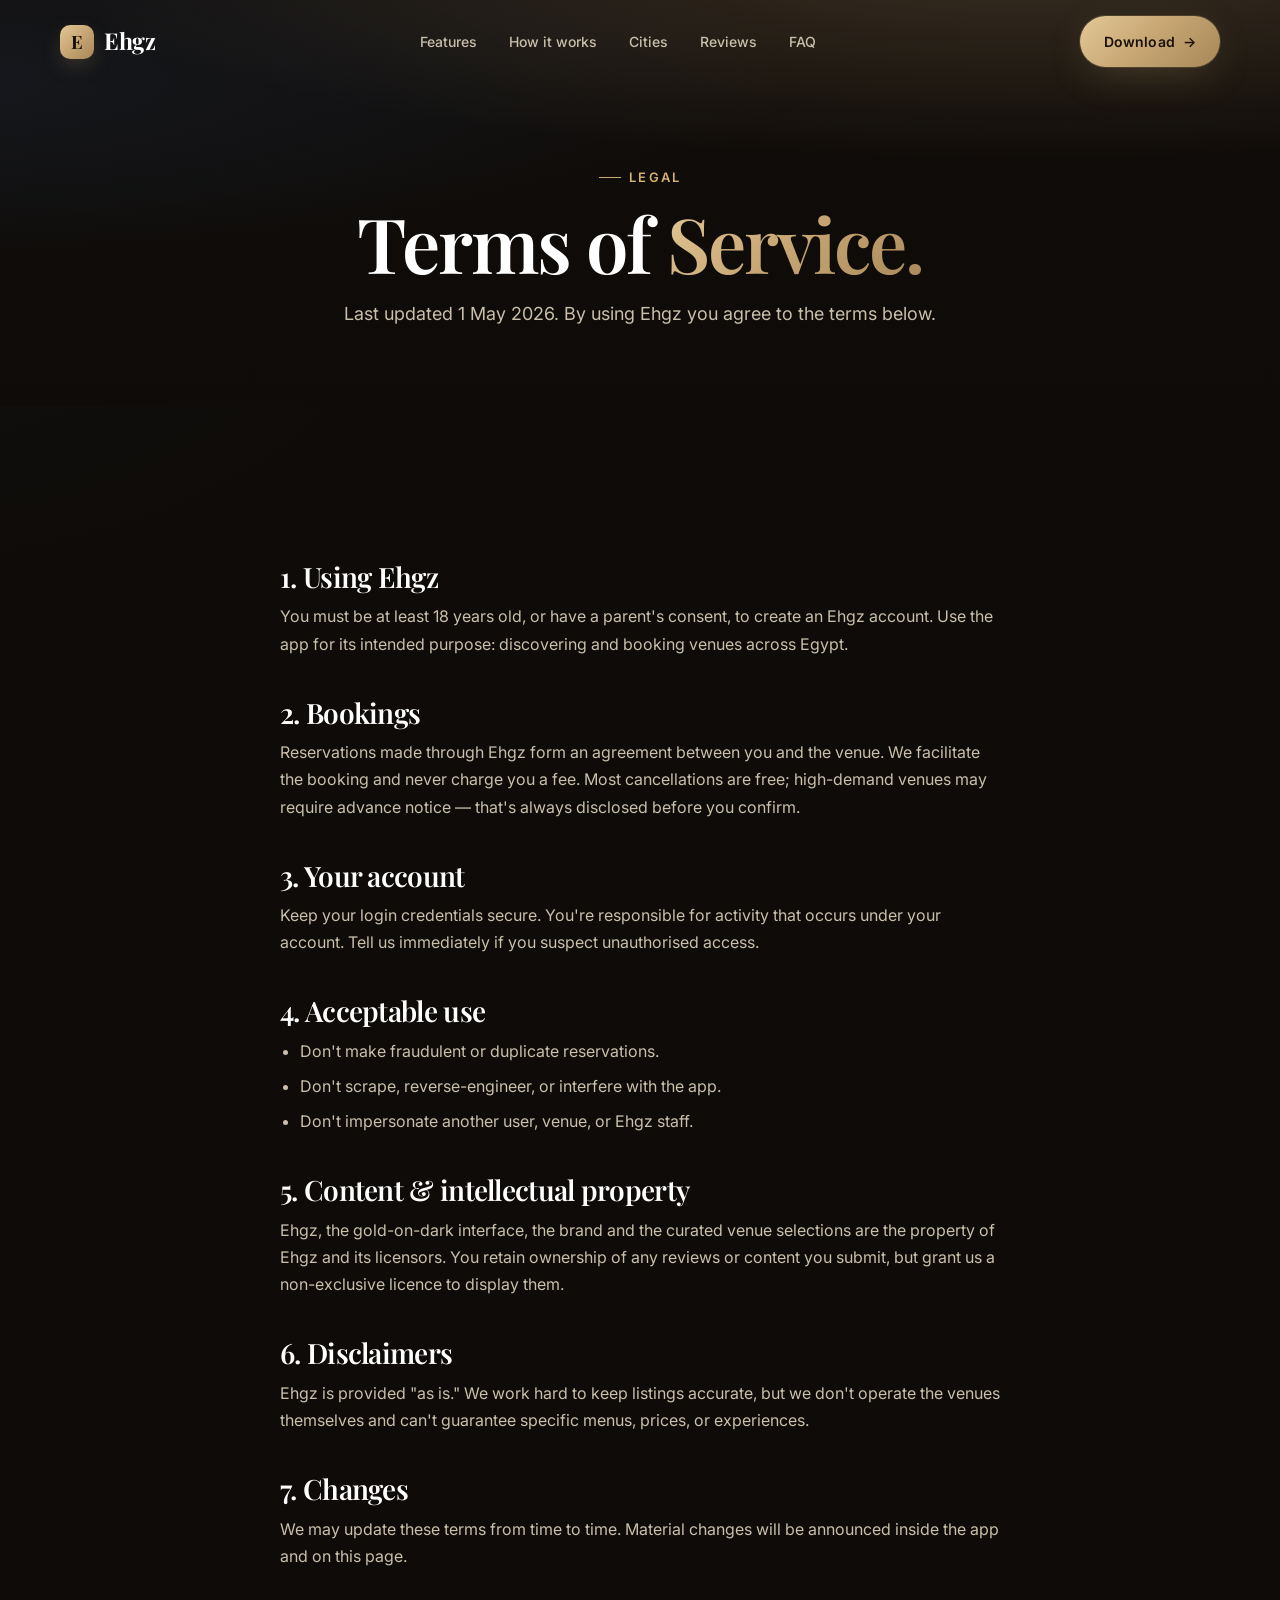
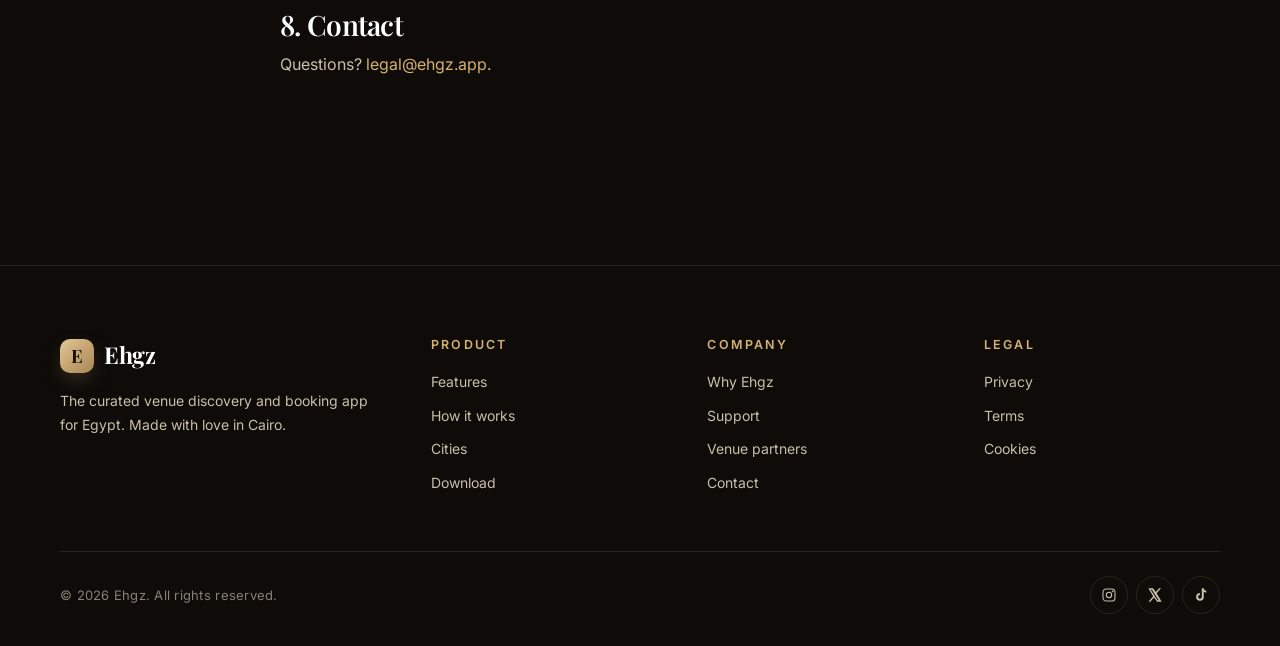
<file: terms.html>
<!DOCTYPE html>
<html lang="en">
<head>
  <meta charset="UTF-8" />
  <meta name="viewport" content="width=device-width, initial-scale=1.0, viewport-fit=cover" />
  <meta name="theme-color" content="#0E0B08" />
  <meta name="color-scheme" content="dark" />

  <title>Terms of Service | Ehgz</title>
  <meta name="description" content="The terms that govern your use of Ehgz, the curated venue discovery and booking app for Egypt." />
  <meta name="robots" content="index, follow" />
  <link rel="canonical" href="https://ehgz.app/terms.html" />

  <meta property="og:type" content="website" />
  <meta property="og:title" content="Terms of Service | Ehgz" />
  <meta property="og:description" content="The terms that govern your use of Ehgz." />
  <meta property="og:url" content="https://ehgz.app/terms.html" />
  <meta property="og:image" content="https://ehgz.app/assets/images/og-cover.jpg" />

  <link rel="icon" type="image/svg+xml" href="assets/icons/favicon.svg" />
  <link rel="preconnect" href="https://fonts.googleapis.com" />
  <link rel="preconnect" href="https://fonts.gstatic.com" crossorigin />
  <link href="https://fonts.googleapis.com/css2?family=Inter:wght@400;500;600;700&family=Playfair+Display:ital,wght@0,500;0,600;0,700;1,500&display=swap" rel="stylesheet" />

  <link rel="stylesheet" href="assets/css/tokens.css" />
  <link rel="stylesheet" href="assets/css/base.css" />
  <link rel="stylesheet" href="assets/css/components.css" />
  <link rel="stylesheet" href="assets/css/animations.css" />
</head>
<body>
  <a class="skip-link" href="#main">Skip to content</a>
  <div class="scroll-progress" aria-hidden="true"></div>

  <header class="site-nav" role="banner">
    <div class="container site-nav__inner">
      <a class="brand" href="index.html"><span class="brand__mark" aria-hidden="true">E</span><span>Ehgz</span></a>
      <nav class="site-nav__links" aria-label="Primary">
        <a href="index.html#features">Features</a>
        <a href="index.html#how">How it works</a>
        <a href="index.html#cities">Cities</a>
        <a href="index.html#testimonials">Reviews</a>
        <a href="index.html#faq">FAQ</a>
      </nav>
      <a class="btn btn--primary site-nav__cta" href="index.html#download">Download <span class="btn__arrow" aria-hidden="true">→</span></a>
      <button class="site-nav__toggle" aria-label="Open menu" aria-controls="mobile-menu" aria-expanded="false"><span></span></button>
    </div>
  </header>
  <div class="mobile-menu" id="mobile-menu">
    <nav>
      <a href="index.html#features">Features</a>
      <a href="index.html#how">How it works</a>
      <a href="index.html#cities">Cities</a>
      <a href="index.html#testimonials">Reviews</a>
      <a href="index.html#faq">FAQ</a>
    </nav>
    <a class="btn btn--primary btn--lg mobile-menu__cta" href="index.html#download">Download for iOS <span class="btn__arrow" aria-hidden="true">→</span></a>
  </div>

  <main id="main">
    <section class="page-hero">
      <div class="container">
        <span class="section__eyebrow" data-reveal>Legal</span>
        <h1 data-reveal data-reveal-delay="1">Terms of <span class="text-gradient">Service.</span></h1>
        <p data-reveal data-reveal-delay="2">Last updated 1 May 2026. By using Ehgz you agree to the terms below.</p>
      </div>
    </section>

    <section class="section">
      <div class="container">
        <article class="long-form" data-reveal>
          <h2>1. Using Ehgz</h2>
          <p>You must be at least 18 years old, or have a parent's consent, to create an Ehgz account. Use the app for its intended purpose: discovering and booking venues across Egypt.</p>

          <h2>2. Bookings</h2>
          <p>Reservations made through Ehgz form an agreement between you and the venue. We facilitate the booking and never charge you a fee. Most cancellations are free; high-demand venues may require advance notice — that's always disclosed before you confirm.</p>

          <h2>3. Your account</h2>
          <p>Keep your login credentials secure. You're responsible for activity that occurs under your account. Tell us immediately if you suspect unauthorised access.</p>

          <h2>4. Acceptable use</h2>
          <ul>
            <li>Don't make fraudulent or duplicate reservations.</li>
            <li>Don't scrape, reverse-engineer, or interfere with the app.</li>
            <li>Don't impersonate another user, venue, or Ehgz staff.</li>
          </ul>

          <h2>5. Content &amp; intellectual property</h2>
          <p>Ehgz, the gold-on-dark interface, the brand and the curated venue selections are the property of Ehgz and its licensors. You retain ownership of any reviews or content you submit, but grant us a non-exclusive licence to display them.</p>

          <h2>6. Disclaimers</h2>
          <p>Ehgz is provided "as is." We work hard to keep listings accurate, but we don't operate the venues themselves and can't guarantee specific menus, prices, or experiences.</p>

          <h2>7. Changes</h2>
          <p>We may update these terms from time to time. Material changes will be announced inside the app and on this page.</p>

          <h2>8. Contact</h2>
          <p>Questions? <a class="gold" href="mailto:legal@ehgz.app">legal@ehgz.app</a>.</p>
        </article>
      </div>
    </section>
  </main>

  <footer class="site-footer">
    <div class="container">
      <div class="site-footer__grid">
        <div class="site-footer__about"><a class="brand" href="index.html"><span class="brand__mark" aria-hidden="true">E</span><span>Ehgz</span></a><p>The curated venue discovery and booking app for Egypt. Made with love in Cairo.</p></div>
        <div><h4>Product</h4><ul class="site-footer__links"><li><a href="index.html#features">Features</a></li><li><a href="index.html#how">How it works</a></li><li><a href="index.html#cities">Cities</a></li><li><a href="index.html#download">Download</a></li></ul></div>
        <div><h4>Company</h4><ul class="site-footer__links"><li><a href="features.html">Why Ehgz</a></li><li><a href="support.html">Support</a></li><li><a href="support.html#partners">Venue partners</a></li><li><a href="support.html#contact">Contact</a></li></ul></div>
        <div><h4>Legal</h4><ul class="site-footer__links"><li><a href="privacy.html">Privacy</a></li><li><a href="terms.html">Terms</a></li><li><a href="privacy.html#cookies">Cookies</a></li></ul></div>
      </div>
      <div class="site-footer__bottom">
        <span>© <span data-current-year>2026</span> Ehgz. All rights reserved.</span>
        <span class="site-footer__social">
          <a href="#" aria-label="Ehgz on Instagram"><svg viewBox="0 0 24 24" fill="none" stroke="currentColor" stroke-width="1.6" stroke-linecap="round" stroke-linejoin="round"><rect x="3" y="3" width="18" height="18" rx="5"/><circle cx="12" cy="12" r="4"/><circle cx="17.5" cy="6.5" r="0.6" fill="currentColor"/></svg></a>
          <a href="#" aria-label="Ehgz on X"><svg viewBox="0 0 24 24" fill="currentColor"><path d="M18.244 2H21l-6.52 7.45L22 22h-6.78l-4.74-6.2L4.96 22H2.2l6.97-7.96L2 2h6.92l4.27 5.66L18.24 2zm-2.38 18h1.83L7.27 4h-1.9l10.5 16z"/></svg></a>
          <a href="#" aria-label="Ehgz on TikTok"><svg viewBox="0 0 24 24" fill="currentColor"><path d="M20 8.5a6.5 6.5 0 0 1-3.8-1.2v7.5a5.8 5.8 0 1 1-5.8-5.8v3a2.8 2.8 0 1 0 2.8 2.8V2h3a3.5 3.5 0 0 0 3.5 3.5h.3v3z"/></svg></a>
        </span>
      </div>
    </div>
  </footer>

  <script src="assets/js/main.js" defer></script>
</body>
</html>
</file>
<file: assets/css/tokens.css>
/* ==========================================================================
   Ehgz — Design Tokens
   Color palette extracted from the iOS app screenshots:
   warm near-black background, brushed-gold primary, cream text.
   ========================================================================== */

:root {
  /* ----- Surface ----- */
  --bg-base:        #0E0B08;   /* page background, warm near-black */
  --bg-raised:      #161108;   /* slight lift, gradient anchor */
  --bg-card:        #1A1410;   /* cards, pills */
  --bg-card-hover:  #221B14;
  --bg-elevated:    #2A2218;
  --bg-overlay:     rgba(14, 11, 8, 0.78);
  --hairline:       rgba(201, 168, 118, 0.14);
  --hairline-strong:rgba(201, 168, 118, 0.28);

  /* ----- Brand: brushed gold ----- */
  --gold-50:   #F6EAD0;
  --gold-100:  #ECD6A8;
  --gold-200:  #DFC288;
  --gold-300:  #D4B273;          /* primary on dark */
  --gold-400:  #C9A876;          /* anchor / button base */
  --gold-500:  #B8975F;
  --gold-600:  #9E7E48;
  --gold-700:  #7A5F35;

  /* ----- Text ----- */
  --text-100:  #FFFFFF;
  --text-200:  #F2EADA;
  --text-300:  #C9BFAB;
  --text-400:  #8A8174;
  --text-500:  #5C5448;

  /* ----- Accents (used sparingly, mirroring the app) ----- */
  --accent-blue:    #4A90E2;
  --accent-rose:    #E25C6E;     /* "TRENDING / HOT" pill */
  --accent-emerald: #6FB28A;

  /* ----- Gradients ----- */
  --gradient-gold:    linear-gradient(135deg, #E2C896 0%, #C9A876 45%, #A88858 100%);
  --gradient-gold-soft: linear-gradient(135deg, rgba(226,200,150,0.18), rgba(168,136,88,0.04));
  --gradient-hero:    radial-gradient(140% 90% at 80% -10%, rgba(201,168,118,0.22) 0%, rgba(201,168,118,0) 55%),
                      radial-gradient(120% 80% at -10% 20%, rgba(74,144,226,0.10) 0%, rgba(74,144,226,0) 60%),
                      linear-gradient(180deg, #100C09 0%, #0E0B08 100%);
  --gradient-card:    linear-gradient(180deg, rgba(255,255,255,0.025) 0%, rgba(255,255,255,0) 100%);
  --gradient-fade:    linear-gradient(180deg, rgba(14,11,8,0) 0%, rgba(14,11,8,0.85) 100%);

  /* ----- Type ----- */
  --font-display: "Playfair Display", "Cormorant Garamond", "Times New Roman", serif;
  --font-sans:    "Inter", -apple-system, BlinkMacSystemFont, "Segoe UI", "SF Pro Text",
                  "Helvetica Neue", Arial, sans-serif;
  --font-mono:    "JetBrains Mono", ui-monospace, "SF Mono", Menlo, monospace;

  /* Fluid sizing — clamp(min, vw-based, max) */
  --fs-xs:   clamp(0.75rem, 0.7rem + 0.2vw, 0.8125rem);
  --fs-sm:   clamp(0.8125rem, 0.78rem + 0.2vw, 0.875rem);
  --fs-base: clamp(0.9375rem, 0.9rem + 0.25vw, 1rem);
  --fs-md:   clamp(1rem, 0.95rem + 0.3vw, 1.125rem);
  --fs-lg:   clamp(1.125rem, 1.05rem + 0.5vw, 1.375rem);
  --fs-xl:   clamp(1.375rem, 1.2rem + 0.9vw, 1.75rem);
  --fs-2xl:  clamp(1.75rem, 1.4rem + 1.7vw, 2.5rem);
  --fs-3xl:  clamp(2.25rem, 1.7rem + 2.6vw, 3.5rem);
  --fs-4xl:  clamp(2.75rem, 2rem + 3.6vw, 4.75rem);
  --fs-5xl:  clamp(3.25rem, 2.2rem + 5vw, 6rem);

  --lh-tight:   1.05;
  --lh-snug:    1.2;
  --lh-normal:  1.5;
  --lh-relaxed: 1.7;

  --tracking-tight:  -0.025em;
  --tracking-normal: 0;
  --tracking-wide:   0.06em;
  --tracking-widest: 0.18em;

  /* ----- Spacing scale ----- */
  --space-1:  0.25rem;
  --space-2:  0.5rem;
  --space-3:  0.75rem;
  --space-4:  1rem;
  --space-5:  1.5rem;
  --space-6:  2rem;
  --space-7:  2.75rem;
  --space-8:  3.5rem;
  --space-9:  4.5rem;
  --space-10: 6rem;
  --space-11: 8rem;
  --space-12: 10rem;

  /* ----- Radius / shadows ----- */
  --radius-xs: 6px;
  --radius-sm: 10px;
  --radius-md: 16px;
  --radius-lg: 22px;
  --radius-xl: 32px;
  --radius-pill: 999px;

  --shadow-sm:  0 1px 2px rgba(0,0,0,0.4);
  --shadow-md:  0 8px 24px rgba(0,0,0,0.45);
  --shadow-lg:  0 24px 60px rgba(0,0,0,0.55);
  --shadow-glow:0 0 0 1px rgba(201,168,118,0.18),
                0 12px 40px -8px rgba(201,168,118,0.25);
  --shadow-phone: 0 30px 80px -20px rgba(0,0,0,0.85),
                  0 0 0 1px rgba(255,255,255,0.06),
                  0 0 0 6px rgba(20,16,12,0.95);

  /* ----- Layout ----- */
  --container-max: 1240px;
  --gutter:        clamp(1rem, 4vw, 2.5rem);
  --section-y:     clamp(4.5rem, 9vw, 8rem);

  /* ----- Motion ----- */
  --ease-out:      cubic-bezier(0.22, 0.61, 0.36, 1);
  --ease-in-out:   cubic-bezier(0.65, 0, 0.35, 1);
  --ease-spring:   cubic-bezier(0.34, 1.56, 0.64, 1);
  --dur-fast:   180ms;
  --dur-base:   280ms;
  --dur-slow:   520ms;
  --dur-slower: 900ms;

  /* ----- Z-stack ----- */
  --z-nav:     50;
  --z-overlay: 80;
  --z-modal:   90;
  --z-toast:   100;
}
</file>
<file: assets/css/base.css>
/* ==========================================================================
   Ehgz — Base styles & reset
   Mobile-first, semantic-first.
   ========================================================================== */

*,
*::before,
*::after {
  box-sizing: border-box;
}

html {
  -webkit-text-size-adjust: 100%;
  -webkit-tap-highlight-color: transparent;
  scroll-behavior: smooth;
  scroll-padding-top: 88px; /* space for sticky nav */
}

@media (prefers-reduced-motion: reduce) {
  html { scroll-behavior: auto; }
  *, *::before, *::after {
    animation-duration: 0.01ms !important;
    animation-iteration-count: 1 !important;
    transition-duration: 0.01ms !important;
    scroll-behavior: auto !important;
  }
}

body {
  margin: 0;
  min-height: 100dvh;
  font-family: var(--font-sans);
  font-size: var(--fs-base);
  line-height: var(--lh-normal);
  color: var(--text-200);
  background: var(--bg-base);
  background-image:
    radial-gradient(1200px 600px at 90% -10%, rgba(201,168,118,0.10) 0%, transparent 60%),
    radial-gradient(900px 500px at -10% 30%, rgba(74,144,226,0.05) 0%, transparent 60%);
  background-attachment: fixed;
  -webkit-font-smoothing: antialiased;
  -moz-osx-font-smoothing: grayscale;
  text-rendering: optimizeLegibility;
  overflow-x: hidden;
}

/* Selection */
::selection {
  background: var(--gold-400);
  color: var(--bg-base);
}

/* Headings */
h1, h2, h3, h4, h5, h6 {
  margin: 0;
  font-family: var(--font-display);
  font-weight: 600;
  line-height: var(--lh-tight);
  letter-spacing: var(--tracking-tight);
  color: var(--text-100);
}

p {
  margin: 0;
  color: var(--text-300);
  line-height: var(--lh-relaxed);
}

a {
  color: inherit;
  text-decoration: none;
  transition: color var(--dur-fast) var(--ease-out);
}

a:hover { color: var(--gold-300); }

img,
picture,
svg {
  max-width: 100%;
  display: block;
}

button {
  font: inherit;
  color: inherit;
  background: transparent;
  border: 0;
  padding: 0;
  cursor: pointer;
}

ul, ol {
  margin: 0;
  padding: 0;
  list-style: none;
}

:focus-visible {
  outline: 2px solid var(--gold-300);
  outline-offset: 3px;
  border-radius: var(--radius-xs);
}

/* ==========================================================================
   Layout primitives
   ========================================================================== */

.container {
  width: 100%;
  max-width: var(--container-max);
  margin-inline: auto;
  padding-inline: var(--gutter);
}

.section {
  padding-block: var(--section-y);
  position: relative;
}

.section--tight { padding-block: clamp(3rem, 6vw, 5rem); }

.section__eyebrow {
  display: inline-flex;
  align-items: center;
  gap: var(--space-2);
  font-family: var(--font-sans);
  font-size: var(--fs-xs);
  font-weight: 600;
  letter-spacing: var(--tracking-widest);
  text-transform: uppercase;
  color: var(--gold-300);
  margin-bottom: var(--space-4);
}

.section__eyebrow::before {
  content: "";
  width: 22px;
  height: 1px;
  background: var(--gold-400);
}

.section__title {
  font-size: var(--fs-3xl);
  margin-bottom: var(--space-4);
  max-width: 22ch;
}

.section__title--center {
  margin-inline: auto;
  text-align: center;
}

.section__lede {
  font-size: var(--fs-md);
  color: var(--text-300);
  max-width: 58ch;
  line-height: var(--lh-relaxed);
}

.section__head {
  margin-bottom: clamp(2rem, 5vw, 4rem);
}

.section__head--center {
  text-align: center;
  display: flex;
  flex-direction: column;
  align-items: center;
}

/* ==========================================================================
   Utilities
   ========================================================================== */

.text-gradient {
  background: var(--gradient-gold);
  -webkit-background-clip: text;
  background-clip: text;
  color: transparent;
}

.muted    { color: var(--text-400); }
.gold     { color: var(--gold-300); }

.sr-only {
  position: absolute;
  width: 1px;
  height: 1px;
  padding: 0;
  margin: -1px;
  overflow: hidden;
  clip: rect(0,0,0,0);
  white-space: nowrap;
  border: 0;
}

.skip-link {
  position: absolute;
  top: -100px;
  left: 1rem;
  padding: 0.75rem 1.25rem;
  background: var(--gold-400);
  color: var(--bg-base);
  font-weight: 600;
  border-radius: var(--radius-sm);
  z-index: var(--z-toast);
  transition: top var(--dur-base) var(--ease-out);
}
.skip-link:focus {
  top: 1rem;
}
</file>
<file: assets/css/components.css>
/* ==========================================================================
   Ehgz — Components
   ========================================================================== */

/* ----- Buttons ----- */
.btn {
  display: inline-flex;
  align-items: center;
  justify-content: center;
  gap: var(--space-2);
  padding: 0.95rem 1.5rem;
  font-family: var(--font-sans);
  font-size: var(--fs-sm);
  font-weight: 600;
  letter-spacing: 0.01em;
  border-radius: var(--radius-pill);
  cursor: pointer;
  transition: transform var(--dur-base) var(--ease-spring),
              background var(--dur-base) var(--ease-out),
              box-shadow var(--dur-base) var(--ease-out),
              color var(--dur-base) var(--ease-out);
  white-space: nowrap;
  position: relative;
  overflow: hidden;
}

.btn:active { transform: translateY(1px) scale(0.99); }

.btn--primary {
  background: var(--gradient-gold);
  color: #1a1208;
  box-shadow: var(--shadow-glow);
}
.btn--primary:hover {
  transform: translateY(-2px);
  box-shadow: 0 18px 40px -10px rgba(201,168,118,0.45),
              0 0 0 1px rgba(201,168,118,0.4);
  color: #1a1208;
}

.btn--ghost {
  background: rgba(255,255,255,0.04);
  color: var(--text-100);
  border: 1px solid var(--hairline-strong);
  backdrop-filter: blur(12px);
}
.btn--ghost:hover {
  background: rgba(255,255,255,0.08);
  border-color: var(--gold-400);
  color: var(--text-100);
}

.btn--lg {
  padding: 1.1rem 1.85rem;
  font-size: var(--fs-base);
}

.btn__arrow {
  display: inline-block;
  transition: transform var(--dur-base) var(--ease-out);
}
.btn:hover .btn__arrow { transform: translateX(4px); }

/* App Store badge — pure CSS reproduction */
.app-badge {
  display: inline-flex;
  align-items: center;
  gap: 0.65rem;
  padding: 0.7rem 1.15rem 0.7rem 1rem;
  background: #000;
  color: #fff;
  border-radius: 14px;
  border: 1px solid rgba(255,255,255,0.18);
  transition: transform var(--dur-base) var(--ease-spring),
              border-color var(--dur-base) var(--ease-out);
  min-width: 170px;
}
.app-badge:hover {
  transform: translateY(-3px);
  border-color: var(--gold-300);
  color: #fff;
}
.app-badge__icon {
  width: 28px;
  height: 28px;
  flex-shrink: 0;
}
.app-badge__text {
  display: flex;
  flex-direction: column;
  line-height: 1.1;
}
.app-badge__small {
  font-size: 0.65rem;
  letter-spacing: 0.04em;
  color: rgba(255,255,255,0.85);
  text-transform: uppercase;
}
.app-badge__big {
  font-size: 1.18rem;
  font-weight: 600;
  letter-spacing: -0.01em;
  font-family: var(--font-sans);
}

/* ----- Navigation ----- */
.site-nav {
  position: fixed;
  inset: 0 0 auto 0;
  z-index: var(--z-nav);
  padding: 1rem 0;
  transition: background var(--dur-base) var(--ease-out),
              backdrop-filter var(--dur-base) var(--ease-out),
              border-color var(--dur-base) var(--ease-out),
              padding var(--dur-base) var(--ease-out);
  border-bottom: 1px solid transparent;
}
.site-nav.is-scrolled {
  background: rgba(14, 11, 8, 0.78);
  -webkit-backdrop-filter: saturate(160%) blur(18px);
  backdrop-filter: saturate(160%) blur(18px);
  border-bottom-color: var(--hairline);
  padding: 0.65rem 0;
}

.site-nav__inner {
  display: flex;
  align-items: center;
  justify-content: space-between;
  gap: var(--space-4);
}

.brand {
  display: inline-flex;
  align-items: center;
  gap: 0.65rem;
  font-family: var(--font-display);
  font-size: 1.45rem;
  font-weight: 700;
  letter-spacing: -0.02em;
  color: var(--text-100);
}
.brand:hover { color: var(--text-100); }
.brand__mark {
  width: 34px;
  height: 34px;
  border-radius: 10px;
  background: var(--gradient-gold);
  display: grid;
  place-items: center;
  color: #1a1208;
  font-family: var(--font-display);
  font-size: 1.15rem;
  font-weight: 700;
  box-shadow: 0 8px 22px -8px rgba(201,168,118,0.55);
}

.site-nav__links {
  display: none;
  align-items: center;
  gap: var(--space-6);
}
.site-nav__links a {
  font-size: var(--fs-sm);
  color: var(--text-300);
  font-weight: 500;
  position: relative;
  padding: 0.35rem 0;
}
.site-nav__links a::after {
  content: "";
  position: absolute;
  inset: auto 0 0 0;
  height: 1px;
  background: var(--gold-300);
  transform: scaleX(0);
  transform-origin: left;
  transition: transform var(--dur-base) var(--ease-out);
}
.site-nav__links a:hover { color: var(--text-100); }
.site-nav__links a:hover::after,
.site-nav__links a.is-active::after { transform: scaleX(1); }

.site-nav__cta {
  display: none;
}

.site-nav__toggle {
  width: 44px;
  height: 44px;
  display: grid;
  place-items: center;
  border-radius: var(--radius-pill);
  border: 1px solid var(--hairline);
  background: rgba(255,255,255,0.04);
}
.site-nav__toggle span {
  display: block;
  width: 18px;
  height: 1.5px;
  background: var(--text-100);
  position: relative;
  transition: transform var(--dur-base) var(--ease-out),
              background var(--dur-base) var(--ease-out);
}
.site-nav__toggle span::before,
.site-nav__toggle span::after {
  content: "";
  position: absolute;
  left: 0;
  width: 100%;
  height: 1.5px;
  background: var(--text-100);
  transition: transform var(--dur-base) var(--ease-out),
              top var(--dur-base) var(--ease-out);
}
.site-nav__toggle span::before { top: -6px; }
.site-nav__toggle span::after  { top:  6px; }

.site-nav.is-open .site-nav__toggle span {
  background: transparent;
}
.site-nav.is-open .site-nav__toggle span::before { top: 0; transform: rotate(45deg); }
.site-nav.is-open .site-nav__toggle span::after  { top: 0; transform: rotate(-45deg); }

/* Mobile menu drawer */
.mobile-menu {
  position: fixed;
  inset: 0;
  background: var(--bg-overlay);
  -webkit-backdrop-filter: blur(20px);
  backdrop-filter: blur(20px);
  z-index: calc(var(--z-nav) - 1);
  display: flex;
  flex-direction: column;
  justify-content: center;
  padding: 6rem 1.5rem 3rem;
  transform: translateY(-100%);
  transition: transform var(--dur-slow) var(--ease-in-out);
  visibility: hidden;
}
.mobile-menu.is-open {
  transform: translateY(0);
  visibility: visible;
}
.mobile-menu nav {
  display: flex;
  flex-direction: column;
  gap: 0.5rem;
}
.mobile-menu a {
  font-family: var(--font-display);
  font-size: var(--fs-2xl);
  font-weight: 600;
  color: var(--text-100);
  padding: 0.65rem 0;
  border-bottom: 1px solid var(--hairline);
  display: flex;
  align-items: center;
  justify-content: space-between;
}
.mobile-menu a:hover { color: var(--gold-300); }
.mobile-menu__cta { margin-top: 2rem; }

@media (min-width: 880px) {
  .site-nav__links { display: flex; }
  .site-nav__cta   { display: inline-flex; }
  .site-nav__toggle { display: none; }
}

/* ==========================================================================
   Hero
   ========================================================================== */

.hero {
  position: relative;
  padding-top: clamp(7rem, 14vw, 10rem);
  padding-bottom: clamp(4rem, 8vw, 7rem);
  overflow: hidden;
  isolation: isolate;
}
.hero::before {
  content: "";
  position: absolute;
  inset: 0;
  background: var(--gradient-hero);
  z-index: -2;
}
.hero__grid {
  display: grid;
  grid-template-columns: 1fr;
  gap: clamp(3rem, 7vw, 5rem);
  align-items: center;
}
@media (min-width: 980px) {
  .hero__grid { grid-template-columns: 1.05fr 0.95fr; gap: 3rem; }
}

.hero__pill {
  display: inline-flex;
  align-items: center;
  gap: var(--space-2);
  padding: 0.4rem 0.85rem 0.4rem 0.55rem;
  background: rgba(201,168,118,0.08);
  border: 1px solid var(--hairline-strong);
  border-radius: var(--radius-pill);
  font-size: var(--fs-xs);
  letter-spacing: 0.04em;
  color: var(--text-200);
  margin-bottom: 1.5rem;
}
.hero__pill-dot {
  width: 16px; height: 16px;
  border-radius: 50%;
  background: var(--gradient-gold);
  display: grid; place-items: center;
  color: #1a1208;
  font-size: 0.55rem;
  font-weight: 700;
}

.hero__title {
  font-size: var(--fs-5xl);
  line-height: 0.96;
  margin-bottom: 1.5rem;
}
.hero__title em {
  font-style: italic;
  font-weight: 400;
  display: inline-block;
}

.hero__lede {
  font-size: var(--fs-md);
  max-width: 52ch;
  margin-bottom: 2rem;
  color: var(--text-300);
}

.hero__cta-row {
  display: flex;
  flex-wrap: wrap;
  gap: 0.75rem;
  align-items: center;
  margin-bottom: 2rem;
}

.hero__meta {
  display: flex;
  align-items: center;
  gap: var(--space-5);
  flex-wrap: wrap;
  color: var(--text-400);
  font-size: var(--fs-xs);
  letter-spacing: 0.04em;
  text-transform: uppercase;
}
.hero__meta span {
  display: inline-flex;
  align-items: center;
  gap: 0.45rem;
}
.hero__meta-dot {
  width: 6px; height: 6px; border-radius: 50%;
  background: var(--gold-300);
  box-shadow: 0 0 10px var(--gold-400);
}

/* Floating phone showcase */
.hero__visual {
  position: relative;
  display: grid;
  place-items: center;
  perspective: 1400px;
}

.phone-stack {
  position: relative;
  width: min(440px, 92%);
  aspect-ratio: 9 / 14;
}
.phone-stack__item {
  position: absolute;
  inset: 0;
  display: grid;
  place-items: center;
  will-change: transform;
}
.phone-stack__item--back  {
  transform: translate(-22%, -6%) rotate(-9deg) scale(0.78);
  filter: brightness(0.7);
}
.phone-stack__item--side  {
  transform: translate(20%, 4%) rotate(8deg) scale(0.82);
  filter: brightness(0.85);
}
.phone-stack__item--front {
  z-index: 3;
}

/* Decorative glow behind phones */
.hero__glow {
  position: absolute;
  width: 70%;
  aspect-ratio: 1;
  border-radius: 50%;
  background: radial-gradient(closest-side, rgba(201,168,118,0.45), transparent 70%);
  filter: blur(40px);
  z-index: -1;
}

/* ==========================================================================
   Phone mockup component (used in hero, how-it-works, CTA)
   ========================================================================== */

.phone {
  --phone-w: 280px;
  width: var(--phone-w);
  aspect-ratio: 9 / 19.5;
  border-radius: 44px;
  background: linear-gradient(165deg, #2a2218 0%, #110c08 100%);
  padding: 8px;
  box-shadow: var(--shadow-phone);
  position: relative;
}
.phone__screen {
  width: 100%;
  height: 100%;
  border-radius: 36px;
  overflow: hidden;
  position: relative;
  background: #000;
}
.phone__screen img {
  width: 100%;
  height: 100%;
  object-fit: cover;
  object-position: top center;
  display: block;
}
.phone__notch {
  position: absolute;
  top: 14px;
  left: 50%;
  transform: translateX(-50%);
  width: 90px;
  height: 26px;
  background: #000;
  border-radius: 16px;
  z-index: 2;
  pointer-events: none;
}
.phone--lg { --phone-w: clamp(260px, 36vw, 360px); }

/* ==========================================================================
   Stats strip
   ========================================================================== */

.stats {
  border-block: 1px solid var(--hairline);
  background: linear-gradient(180deg, rgba(201,168,118,0.04) 0%, transparent 100%);
}
.stats__grid {
  display: grid;
  grid-template-columns: repeat(2, 1fr);
  gap: clamp(1.5rem, 4vw, 3rem);
  padding-block: clamp(2.5rem, 5vw, 4rem);
}
@media (min-width: 720px) {
  .stats__grid { grid-template-columns: repeat(4, 1fr); }
}
.stat {
  text-align: left;
}
.stat__value {
  font-family: var(--font-display);
  font-size: var(--fs-3xl);
  font-weight: 600;
  letter-spacing: -0.03em;
  background: var(--gradient-gold);
  -webkit-background-clip: text;
  background-clip: text;
  color: transparent;
  line-height: 1;
  display: flex;
  align-items: baseline;
  gap: 0.15rem;
}
.stat__value sup {
  font-size: 0.55em;
  vertical-align: super;
}
.stat__label {
  margin-top: 0.5rem;
  font-size: var(--fs-xs);
  letter-spacing: var(--tracking-wide);
  text-transform: uppercase;
  color: var(--text-400);
}

/* ==========================================================================
   Features
   ========================================================================== */

.features__grid {
  display: grid;
  grid-template-columns: 1fr;
  gap: 1rem;
}
@media (min-width: 700px) {
  .features__grid {
    grid-template-columns: repeat(6, 1fr);
    grid-auto-rows: minmax(220px, auto);
    gap: 1.25rem;
  }
}

.feature {
  position: relative;
  padding: clamp(1.5rem, 3vw, 2.25rem);
  border-radius: var(--radius-lg);
  background: var(--bg-card);
  background-image: var(--gradient-card);
  border: 1px solid var(--hairline);
  overflow: hidden;
  display: flex;
  flex-direction: column;
  justify-content: space-between;
  min-height: 240px;
  transition: transform var(--dur-base) var(--ease-out),
              border-color var(--dur-base) var(--ease-out),
              background var(--dur-base) var(--ease-out);
}
.feature:hover {
  transform: translateY(-4px);
  border-color: var(--hairline-strong);
  background: var(--bg-card-hover);
}
.feature::after {
  content: "";
  position: absolute;
  inset: 0;
  border-radius: inherit;
  pointer-events: none;
  background:
    radial-gradient(220px 160px at var(--mx, 50%) var(--my, 0%),
                    rgba(201,168,118,0.18), transparent 70%);
  opacity: 0;
  transition: opacity var(--dur-base) var(--ease-out);
}
.feature:hover::after { opacity: 1; }

@media (min-width: 700px) {
  .feature--xl     { grid-column: span 4; min-height: 380px; }
  .feature--md     { grid-column: span 2; }
  .feature--lg     { grid-column: span 3; }
  .feature--sm     { grid-column: span 3; }
  .feature--full   { grid-column: span 6; }
}

.feature__icon {
  width: 48px;
  height: 48px;
  border-radius: 14px;
  background: var(--gradient-gold-soft);
  border: 1px solid var(--hairline-strong);
  display: grid;
  place-items: center;
  color: var(--gold-300);
  margin-bottom: 1.25rem;
}
.feature__icon svg { width: 22px; height: 22px; }

.feature h3 {
  font-family: var(--font-display);
  font-size: var(--fs-xl);
  margin-bottom: 0.5rem;
}
.feature p {
  font-size: var(--fs-sm);
  color: var(--text-300);
  max-width: 38ch;
}

/* Feature with embedded mock element */
.feature__mock {
  margin-top: 1.5rem;
  display: flex;
  flex-wrap: wrap;
  gap: 0.5rem;
}
.feature__pill {
  display: inline-flex;
  align-items: center;
  gap: 0.4rem;
  padding: 0.45rem 0.85rem;
  border-radius: var(--radius-pill);
  font-size: 0.78rem;
  font-weight: 500;
  background: rgba(255,255,255,0.04);
  border: 1px solid var(--hairline);
  color: var(--text-200);
}
.feature__pill--active {
  background: var(--gradient-gold);
  border-color: transparent;
  color: #1a1208;
  font-weight: 600;
}

.feature--showcase {
  padding: 0;
  display: grid;
  grid-template-rows: auto 1fr;
}
.feature--showcase .feature__body {
  padding: clamp(1.5rem, 3vw, 2.25rem);
}
.feature--showcase .feature__visual {
  position: relative;
  margin-inline: auto;
  margin-bottom: -2rem;
  width: clamp(180px, 50%, 230px);
}

/* ==========================================================================
   How it works
   ========================================================================== */

.steps {
  position: relative;
  display: grid;
  gap: clamp(3rem, 7vw, 6rem);
  margin-top: 2rem;
}

.step {
  display: grid;
  grid-template-columns: 1fr;
  gap: clamp(1.5rem, 4vw, 3rem);
  align-items: center;
}
@media (min-width: 880px) {
  .step { grid-template-columns: 1fr 1fr; gap: clamp(3rem, 6vw, 5rem); }
  .step:nth-child(even) .step__visual { order: -1; }
}

.step__index {
  font-family: var(--font-display);
  font-size: clamp(4rem, 12vw, 9rem);
  font-weight: 600;
  line-height: 0.85;
  letter-spacing: -0.04em;
  background: var(--gradient-gold);
  -webkit-background-clip: text;
  background-clip: text;
  color: transparent;
  display: block;
  margin-bottom: 1rem;
}

.step__title {
  font-size: var(--fs-2xl);
  margin-bottom: 0.85rem;
}
.step__body {
  font-size: var(--fs-md);
  max-width: 48ch;
  color: var(--text-300);
  margin-bottom: 1.5rem;
}

.step__list {
  display: flex;
  flex-direction: column;
  gap: 0.85rem;
}
.step__list li {
  display: flex;
  align-items: flex-start;
  gap: 0.75rem;
  font-size: var(--fs-sm);
  color: var(--text-200);
}
.step__list svg {
  width: 20px; height: 20px;
  flex-shrink: 0;
  color: var(--gold-300);
  margin-top: 0.15rem;
}

.step__visual {
  display: grid;
  place-items: center;
  position: relative;
}

/* ==========================================================================
   Categories grid (mosaic)
   ========================================================================== */

.cats__grid {
  display: grid;
  grid-template-columns: 1fr;
  gap: 1rem;
}
@media (min-width: 720px) {
  .cats__grid {
    grid-template-columns: repeat(3, 1fr);
    grid-auto-rows: 240px;
    gap: 1.25rem;
  }
}

.cat {
  position: relative;
  border-radius: var(--radius-lg);
  overflow: hidden;
  display: flex;
  flex-direction: column;
  justify-content: flex-end;
  padding: 1.5rem;
  min-height: 220px;
  border: 1px solid var(--hairline);
  isolation: isolate;
  transition: transform var(--dur-base) var(--ease-out);
  background: var(--bg-card);
}
.cat:hover { transform: translateY(-4px); }
.cat::before {
  content: "";
  position: absolute;
  inset: 0;
  background: linear-gradient(180deg, transparent 30%, rgba(0,0,0,0.85) 100%);
  z-index: 1;
}
.cat__bg {
  position: absolute;
  inset: 0;
  z-index: 0;
  background-size: cover;
  background-position: center;
  transition: transform var(--dur-slow) var(--ease-out);
}
.cat:hover .cat__bg { transform: scale(1.06); }
.cat__label {
  position: relative;
  z-index: 2;
  display: flex;
  align-items: center;
  justify-content: space-between;
  gap: 1rem;
}
.cat__name {
  font-family: var(--font-display);
  font-size: var(--fs-xl);
  color: #fff;
}
.cat__count {
  font-size: 0.78rem;
  color: rgba(255,255,255,0.7);
  letter-spacing: 0.06em;
  text-transform: uppercase;
}
.cat__arrow {
  width: 36px; height: 36px;
  border-radius: 50%;
  background: var(--gold-400);
  display: grid; place-items: center;
  color: #1a1208;
  flex-shrink: 0;
  transition: transform var(--dur-base) var(--ease-out);
}
.cat:hover .cat__arrow { transform: translate(3px, -3px); }

@media (min-width: 720px) {
  .cat--lg { grid-column: span 2; grid-row: span 2; min-height: 100%; }
}

/* Painted gradient placeholder backgrounds for categories */
.cat--restaurants .cat__bg { background: linear-gradient(135deg, #5a3a26 0%, #2c1a10 100%),
                                          radial-gradient(circle at 30% 20%, rgba(255,180,120,0.4), transparent 50%);}
.cat--rooftops    .cat__bg { background: linear-gradient(135deg, #4a4263 0%, #1d1830 100%);}
.cat--lounges     .cat__bg { background: linear-gradient(135deg, #6e3a3a 0%, #2a1717 100%);}
.cat--bars        .cat__bg { background: linear-gradient(135deg, #2f4f5e 0%, #11252e 100%);}
.cat--cafes       .cat__bg { background: linear-gradient(135deg, #65553a 0%, #2a2316 100%);}
.cat--beach       .cat__bg { background: linear-gradient(135deg, #2e6a78 0%, #0e2a2f 100%);}

/* ==========================================================================
   Testimonials
   ========================================================================== */

.testimonials__rail {
  display: grid;
  grid-template-columns: 1fr;
  gap: 1rem;
}
@media (min-width: 720px) {
  .testimonials__rail { grid-template-columns: repeat(3, 1fr); gap: 1.25rem; }
}

.quote {
  padding: clamp(1.5rem, 3vw, 2rem);
  background: var(--bg-card);
  background-image: var(--gradient-card);
  border: 1px solid var(--hairline);
  border-radius: var(--radius-lg);
  display: flex;
  flex-direction: column;
  gap: 1.25rem;
  min-height: 260px;
}
.quote__stars {
  display: inline-flex;
  gap: 0.15rem;
  color: var(--gold-300);
}
.quote__stars svg { width: 16px; height: 16px; }
.quote__text {
  font-family: var(--font-display);
  font-size: var(--fs-lg);
  font-style: italic;
  font-weight: 500;
  color: var(--text-100);
  line-height: 1.4;
  flex: 1;
}
.quote__author {
  display: flex;
  align-items: center;
  gap: 0.85rem;
}
.quote__avatar {
  width: 44px;
  height: 44px;
  border-radius: 50%;
  background: var(--gradient-gold);
  display: grid;
  place-items: center;
  color: #1a1208;
  font-weight: 700;
  font-size: 1.05rem;
  flex-shrink: 0;
}
.quote__name {
  display: block;
  color: var(--text-100);
  font-weight: 600;
  font-size: 0.92rem;
}
.quote__role {
  display: block;
  color: var(--text-400);
  font-size: 0.78rem;
  letter-spacing: 0.04em;
}

/* ==========================================================================
   Marquee (logos / city names)
   ========================================================================== */

.marquee {
  position: relative;
  overflow: hidden;
  border-block: 1px solid var(--hairline);
  padding-block: 1.25rem;
  background: linear-gradient(180deg, rgba(255,255,255,0.02), transparent);
}
.marquee__track {
  display: flex;
  gap: clamp(2rem, 5vw, 4rem);
  width: max-content;
  animation: marquee 40s linear infinite;
}
.marquee:hover .marquee__track { animation-play-state: paused; }
.marquee__item {
  font-family: var(--font-display);
  font-size: clamp(1.25rem, 3vw, 2rem);
  color: var(--text-300);
  white-space: nowrap;
  display: inline-flex;
  align-items: center;
  gap: clamp(2rem, 5vw, 4rem);
}
.marquee__item::after {
  content: "✦";
  color: var(--gold-400);
  font-size: 0.65em;
}

@keyframes marquee {
  from { transform: translateX(0); }
  to   { transform: translateX(-50%); }
}

/* ==========================================================================
   FAQ
   ========================================================================== */

.faq__list {
  display: grid;
  gap: 0.75rem;
  max-width: 820px;
  margin-inline: auto;
}
.faq__item {
  border: 1px solid var(--hairline);
  background: var(--bg-card);
  border-radius: var(--radius-md);
  overflow: hidden;
  transition: border-color var(--dur-base) var(--ease-out);
}
.faq__item[open] { border-color: var(--hairline-strong); }
.faq__item summary {
  list-style: none;
  cursor: pointer;
  padding: 1.15rem 1.25rem;
  display: flex;
  align-items: center;
  justify-content: space-between;
  gap: 1rem;
  font-weight: 500;
  font-size: var(--fs-base);
  color: var(--text-100);
}
.faq__item summary::-webkit-details-marker { display: none; }
.faq__item summary::after {
  content: "";
  width: 14px;
  height: 14px;
  background-image:
    linear-gradient(90deg, currentColor 0 100%),
    linear-gradient(0deg, currentColor 0 100%);
  background-size: 100% 1.5px, 1.5px 100%;
  background-repeat: no-repeat;
  background-position: center;
  flex-shrink: 0;
  color: var(--gold-300);
  transition: transform var(--dur-base) var(--ease-out);
}
.faq__item[open] summary::after {
  transform: rotate(45deg);
  background-size: 100% 1.5px, 0 100%;
}
.faq__item p {
  padding: 0 1.25rem 1.4rem;
  color: var(--text-300);
  font-size: var(--fs-sm);
  max-width: 65ch;
}

/* ==========================================================================
   CTA "Download" big section
   ========================================================================== */

.cta {
  position: relative;
  isolation: isolate;
  overflow: hidden;
}
.cta__inner {
  position: relative;
  border-radius: var(--radius-xl);
  background: linear-gradient(160deg, #2a1f10 0%, #110c08 100%);
  border: 1px solid var(--hairline-strong);
  padding: clamp(2.5rem, 6vw, 5rem);
  display: grid;
  grid-template-columns: 1fr;
  gap: 2.5rem;
  align-items: center;
  overflow: hidden;
}
.cta__inner::before {
  content: "";
  position: absolute;
  width: 600px;
  height: 600px;
  border-radius: 50%;
  background: radial-gradient(closest-side, rgba(201,168,118,0.45), transparent 70%);
  filter: blur(60px);
  top: -200px;
  right: -200px;
  z-index: -1;
}
@media (min-width: 880px) {
  .cta__inner { grid-template-columns: 1.1fr 0.9fr; }
}
.cta__title {
  font-size: var(--fs-3xl);
  margin-bottom: 1rem;
}
.cta__lede {
  font-size: var(--fs-md);
  margin-bottom: 1.75rem;
  max-width: 50ch;
}
.cta__badges {
  display: flex;
  flex-wrap: wrap;
  gap: 0.85rem;
  align-items: center;
}
.cta__visual {
  position: relative;
  display: grid;
  place-items: center;
}

/* ==========================================================================
   Footer
   ========================================================================== */

.site-footer {
  position: relative;
  padding-top: var(--space-9);
  padding-bottom: var(--space-6);
  border-top: 1px solid var(--hairline);
  margin-top: var(--space-9);
}
.site-footer__grid {
  display: grid;
  grid-template-columns: 1fr;
  gap: 2.5rem;
  padding-bottom: 3rem;
  border-bottom: 1px solid var(--hairline);
}
@media (min-width: 720px) {
  .site-footer__grid { grid-template-columns: 1.4fr repeat(3, 1fr); }
}
.site-footer__about p {
  margin-top: 1rem;
  font-size: var(--fs-sm);
  max-width: 36ch;
}
.site-footer h4 {
  font-family: var(--font-sans);
  font-size: 0.78rem;
  font-weight: 600;
  letter-spacing: var(--tracking-widest);
  text-transform: uppercase;
  color: var(--gold-300);
  margin-bottom: 1.1rem;
}
.site-footer__links li { margin-bottom: 0.6rem; }
.site-footer__links a {
  color: var(--text-300);
  font-size: var(--fs-sm);
}
.site-footer__bottom {
  padding-top: 1.5rem;
  display: flex;
  flex-direction: column;
  gap: 1rem;
  align-items: flex-start;
  font-size: var(--fs-xs);
  color: var(--text-400);
  letter-spacing: 0.02em;
}
@media (min-width: 720px) {
  .site-footer__bottom { flex-direction: row; align-items: center; justify-content: space-between; }
}
.site-footer__social {
  display: inline-flex;
  gap: 0.5rem;
}
.site-footer__social a {
  width: 38px; height: 38px;
  border-radius: 50%;
  border: 1px solid var(--hairline);
  display: grid; place-items: center;
  color: var(--text-300);
  transition: background var(--dur-base) var(--ease-out),
              color var(--dur-base) var(--ease-out),
              border-color var(--dur-base) var(--ease-out);
}
.site-footer__social a:hover {
  background: var(--gold-400);
  border-color: var(--gold-400);
  color: #1a1208;
}
.site-footer__social svg { width: 16px; height: 16px; }

/* ==========================================================================
   Page hero (for sub-pages)
   ========================================================================== */

.page-hero {
  padding-top: clamp(7rem, 14vw, 10rem);
  padding-bottom: clamp(3rem, 6vw, 5rem);
  text-align: center;
  position: relative;
  isolation: isolate;
}
.page-hero::before {
  content: "";
  position: absolute;
  inset: 0;
  background: var(--gradient-hero);
  z-index: -1;
}
.page-hero h1 { font-size: var(--fs-4xl); margin-bottom: 1rem; }
.page-hero p  { max-width: 56ch; margin-inline: auto; font-size: var(--fs-md); }

/* ==========================================================================
   Long-form (legal / support content)
   ========================================================================== */

.long-form {
  max-width: 720px;
  margin-inline: auto;
}
.long-form h2 {
  font-size: var(--fs-xl);
  margin-top: 2.5rem;
  margin-bottom: 0.75rem;
}
.long-form p, .long-form li {
  font-size: var(--fs-base);
  color: var(--text-300);
  line-height: var(--lh-relaxed);
}
.long-form ul {
  display: grid;
  gap: 0.5rem;
  padding-left: 1.25rem;
  list-style: disc;
}

/* ==========================================================================
   Floating contact card / parallax
   ========================================================================== */

.parallax {
  will-change: transform;
}

/* ==========================================================================
   Helpers / tiny pieces
   ========================================================================== */

.scroll-indicator {
  position: absolute;
  bottom: 2rem;
  left: 50%;
  transform: translateX(-50%);
  display: flex;
  flex-direction: column;
  align-items: center;
  gap: 0.5rem;
  color: var(--text-400);
  font-size: 0.7rem;
  letter-spacing: 0.18em;
  text-transform: uppercase;
}
.scroll-indicator__line {
  width: 1px;
  height: 36px;
  background: linear-gradient(180deg, var(--gold-300), transparent);
  animation: scroll-line 1.8s ease-in-out infinite;
}
@keyframes scroll-line {
  0%   { transform: scaleY(0.2); transform-origin: top; }
  50%  { transform: scaleY(1); transform-origin: top; }
  51%  { transform: scaleY(1); transform-origin: bottom; }
  100% { transform: scaleY(0.2); transform-origin: bottom; }
}
</file>
<file: assets/css/animations.css>
/* ==========================================================================
   Ehgz — Scroll-triggered animations
   Driven by IntersectionObserver -> data-reveal attribute,
   plus pure CSS scroll-driven animations where supported.
   ========================================================================== */

[data-reveal] {
  opacity: 0;
  transform: translateY(36px);
  transition:
    opacity 900ms var(--ease-out),
    transform 900ms var(--ease-out),
    filter 900ms var(--ease-out);
  will-change: opacity, transform;
}

[data-reveal="left"]  { transform: translateX(-48px); }
[data-reveal="right"] { transform: translateX(48px); }
[data-reveal="up"]    { transform: translateY(48px); }
[data-reveal="zoom"]  { transform: scale(0.94); }
[data-reveal="blur"]  { filter: blur(14px); transform: translateY(24px); }

[data-reveal].is-revealed {
  opacity: 1;
  transform: none;
  filter: none;
}

[data-reveal-delay="1"].is-revealed { transition-delay: 80ms; }
[data-reveal-delay="2"].is-revealed { transition-delay: 160ms; }
[data-reveal-delay="3"].is-revealed { transition-delay: 240ms; }
[data-reveal-delay="4"].is-revealed { transition-delay: 320ms; }
[data-reveal-delay="5"].is-revealed { transition-delay: 400ms; }
[data-reveal-delay="6"].is-revealed { transition-delay: 480ms; }

/* Stagger — children of a parent get sequenced reveals */
[data-stagger] > * {
  opacity: 0;
  transform: translateY(28px);
  transition:
    opacity 700ms var(--ease-out),
    transform 700ms var(--ease-out);
}
[data-stagger].is-revealed > *:nth-child(1) { opacity: 1; transform: none; transition-delay: 0ms; }
[data-stagger].is-revealed > *:nth-child(2) { opacity: 1; transform: none; transition-delay: 80ms; }
[data-stagger].is-revealed > *:nth-child(3) { opacity: 1; transform: none; transition-delay: 160ms; }
[data-stagger].is-revealed > *:nth-child(4) { opacity: 1; transform: none; transition-delay: 240ms; }
[data-stagger].is-revealed > *:nth-child(5) { opacity: 1; transform: none; transition-delay: 320ms; }
[data-stagger].is-revealed > *:nth-child(6) { opacity: 1; transform: none; transition-delay: 400ms; }
[data-stagger].is-revealed > *:nth-child(7) { opacity: 1; transform: none; transition-delay: 480ms; }
[data-stagger].is-revealed > *:nth-child(8) { opacity: 1; transform: none; transition-delay: 560ms; }
[data-stagger].is-revealed > *:nth-child(9) { opacity: 1; transform: none; transition-delay: 640ms; }

/* ==========================================================================
   Hero — first paint entrance
   ========================================================================== */

.hero__pill,
.hero__title,
.hero__lede,
.hero__cta-row,
.hero__meta {
  opacity: 0;
  transform: translateY(20px);
  animation: hero-rise 1100ms var(--ease-out) forwards;
}
.hero__pill     { animation-delay: 100ms; }
.hero__title    { animation-delay: 200ms; }
.hero__lede     { animation-delay: 360ms; }
.hero__cta-row  { animation-delay: 500ms; }
.hero__meta     { animation-delay: 620ms; }

@keyframes hero-rise {
  to { opacity: 1; transform: none; }
}

.phone-stack__item {
  opacity: 0;
  animation: phone-rise 1300ms var(--ease-spring) forwards;
}
.phone-stack__item--front { animation-delay: 280ms; }
.phone-stack__item--back  { animation-delay: 460ms; }
.phone-stack__item--side  { animation-delay: 580ms; }

@keyframes phone-rise {
  from { opacity: 0; transform: translateY(60px) scale(0.9); }
  to   { opacity: 1; }
}
.phone-stack__item--front { animation-name: phone-rise-front; }
@keyframes phone-rise-front {
  from { opacity: 0; transform: translateY(60px) scale(0.94); }
  to   { opacity: 1; transform: none; }
}
.phone-stack__item--back {
  animation-name: phone-rise-back;
}
@keyframes phone-rise-back {
  from { opacity: 0; transform: translate(-22%, -6%) rotate(-9deg) scale(0.62); }
  to   { opacity: 0.85; transform: translate(-22%, -6%) rotate(-9deg) scale(0.78); }
}
.phone-stack__item--side {
  animation-name: phone-rise-side;
}
@keyframes phone-rise-side {
  from { opacity: 0; transform: translate(20%, 4%) rotate(8deg) scale(0.66); }
  to   { opacity: 0.92; transform: translate(20%, 4%) rotate(8deg) scale(0.82); }
}

/* Subtle hover float on the front phone */
.phone-stack__item--front {
  animation:
    phone-rise-front 1300ms var(--ease-spring) forwards,
    phone-float 6s ease-in-out infinite 1500ms;
}
@keyframes phone-float {
  0%, 100% { transform: translateY(0); }
  50%      { transform: translateY(-12px); }
}

/* ==========================================================================
   Section progress bar (via scroll-driven animation, with fallback)
   ========================================================================== */

.scroll-progress {
  position: fixed;
  inset: 0 0 auto 0;
  height: 2px;
  background: var(--gradient-gold);
  transform-origin: 0 50%;
  transform: scaleX(0);
  z-index: var(--z-overlay);
  pointer-events: none;
}

@supports (animation-timeline: scroll()) {
  .scroll-progress {
    animation: progress linear;
    animation-timeline: scroll(root);
  }
  @keyframes progress {
    from { transform: scaleX(0); }
    to   { transform: scaleX(1); }
  }
}

/* ==========================================================================
   Parallax hint — used by JS to scale-down translateY on scroll
   ========================================================================== */

.parallax-slow   { --parallax-strength: 0.05; }
.parallax-base   { --parallax-strength: 0.12; }
.parallax-strong { --parallax-strength: 0.22; }

/* ==========================================================================
   Card tilt on pointer move (set via JS custom props)
   ========================================================================== */

.tilt {
  transform: perspective(1000px)
             rotateX(var(--tilt-x, 0deg))
             rotateY(var(--tilt-y, 0deg));
  transition: transform 280ms var(--ease-out);
  will-change: transform;
}

/* ==========================================================================
   Counter "rolling" effect (CSS only fallback fade-in)
   ========================================================================== */

.counter {
  display: inline-block;
}

/* ==========================================================================
   Reduced motion — turn off all of the above
   ========================================================================== */
@media (prefers-reduced-motion: reduce) {
  [data-reveal],
  [data-stagger] > *,
  .hero__pill,
  .hero__title,
  .hero__lede,
  .hero__cta-row,
  .hero__meta,
  .phone-stack__item {
    opacity: 1 !important;
    transform: none !important;
    filter: none !important;
    animation: none !important;
    transition: none !important;
  }
  .scroll-indicator__line { animation: none; }
  .marquee__track { animation: none; }
}
</file>
